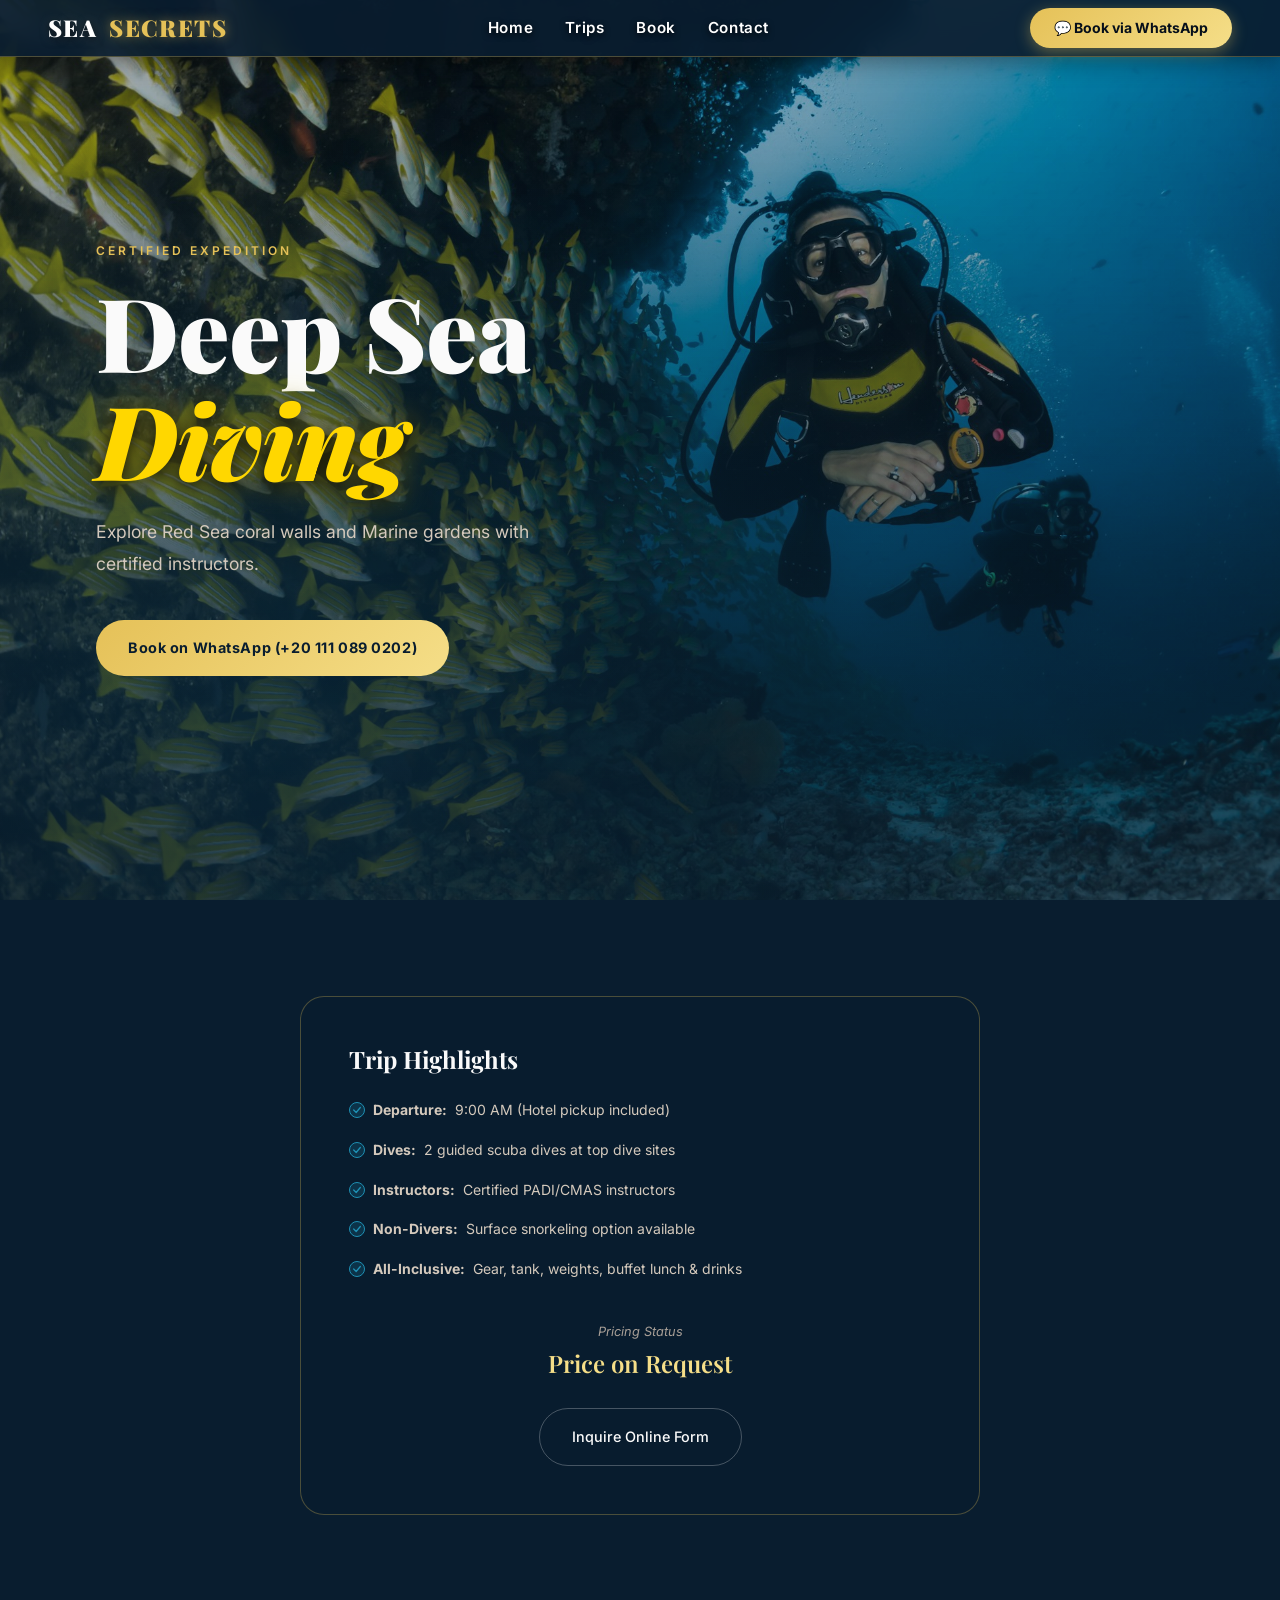
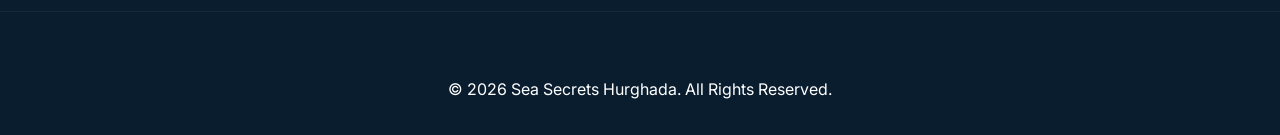
<file: trips/deep-sea-diving.html>
<!DOCTYPE html>
<html lang="en" dir="ltr">
<head>
  <meta charset="UTF-8">
  <meta name="viewport" content="width=device-width, initial-scale=1.0">

  <title>Deep Sea Diving Trip Hurghada | Sea Secrets</title>
  <meta name="description" content="Certified instructor-guided Deep Sea Diving in Hurghada. 2 dives along coral walls, equipment included, snorkeling option for non-divers.">
  <link rel="canonical" href="https://sea-secrets.com/trips/deep-sea-diving.html">

  <meta property="og:type" content="website">
  <meta property="og:url" content="https://sea-secrets.com/trips/deep-sea-diving.html">
  <meta property="og:title" content="Deep Sea Diving Trip Hurghada | Sea Secrets">
  <meta property="og:description" content="2 guided dives along coral walls with certified instructor. All levels welcome.">
  <meta property="og:image" content="https://sea-secrets.com/assets/images/deep_blue.jpg">

  <link rel="stylesheet" href="../style.css">
  <link rel="icon" type="image/x-icon" href="../assets/images/favicon.ico">
  <link rel="icon" type="image/png" sizes="32x32" href="../assets/images/favicon-32x32.png">
  <link rel="apple-touch-icon" sizes="180x180" href="../assets/images/apple-touch-icon.png">

  <script type="application/ld+json">
  {
    "@context": "https://schema.org",
    "@type": "TouristTrip",
    "name": "Deep Sea Diving Trip",
    "description": "2 guided dives in the Red Sea with certified instructor and buffet lunch.",
    "touristType": "Scuba Diving",
    "provider": {
      "@type": "LocalBusiness",
      "name": "Sea Secrets Hurghada",
      "telephone": "+201110890202"
    },
    "offers": {
      "@type": "Offer",
      "priceCurrency": "USD",
      "price": "Price on Request",
      "availability": "https://schema.org/InStock"
    }
  }
  </script>
</head>
<body>

  <header>
    <nav class="navbar scrolled">
      <div class="container nav-inner">
        <a href="../index.html" class="nav-logo">SEA <span>SECRETS</span></a>
        <div class="nav-links">
          <a href="../index.html#home" class="nav-link">Home</a>
          <a href="../index.html#trips" class="nav-link">Trips</a>
          <a href="../index.html#booking" class="nav-link">Book</a>
          <a href="../index.html#contact" class="nav-link">Contact</a>
        </div>
        <a href="https://wa.me/201110890202?text=Hi,%20I'm%20interested%20in%20booking%20the%20Deep%20Sea%20Diving%20Trip." class="btn-book" target="_blank" rel="noopener">💬 Book via WhatsApp</a>
      </div>
    </nav>
  </header>

  <section class="hero" style="min-height: 60vh;">
    <div class="hero-bg" style="background-image: url('../assets/images/deep_blue.jpg');"></div>
    <div class="hero-content" style="padding-top: 140px;">
      <span class="hero-eyebrow">Certified Expedition</span>
      <h1 class="hero-title">Deep Sea <em>Diving</em></h1>
      <p class="hero-desc">Explore Red Sea coral walls and Marine gardens with certified instructors.</p>
      <a href="https://wa.me/201110890202?text=Hi,%20I'm%20interested%20in%20booking%20the%20Deep%20Sea%20Diving%20Trip." class="btn-primary" target="_blank" rel="noopener">Book on WhatsApp (+20 111 089 0202)</a>
    </div>
  </section>

  <section class="trips-section">
    <div class="container" style="max-width: 800px;">
      <div class="booking-card">
        <h2>Trip Highlights</h2>
        <ul class="trip-highlights" style="font-size: 1.1rem; gap: 1rem; margin-top: 1.5rem;">
          <li><strong>Departure:</strong> 9:00 AM (Hotel pickup included)</li>
          <li><strong>Dives:</strong> 2 guided scuba dives at top dive sites</li>
          <li><strong>Instructors:</strong> Certified PADI/CMAS instructors</li>
          <li><strong>Non-Divers:</strong> Surface snorkeling option available</li>
          <li><strong>All-Inclusive:</strong> Gear, tank, weights, buffet lunch & drinks</li>
        </ul>

        <div style="margin-top: 2.5rem; text-align: center;">
          <div class="trip-price-label">Pricing Status</div>
          <div class="trip-price-val" style="font-size: 1.5rem; margin-bottom: 1.5rem;">Price on Request</div>
          <a href="../index.html#booking" class="btn-outline">Inquire Online Form</a>
        </div>
      </div>
    </div>
  </section>

  <footer>
    <div class="container" style="text-align: center;">
      <p>© 2026 Sea Secrets Hurghada. All Rights Reserved.</p>
    </div>
  </footer>

</body>
</html>
</file>
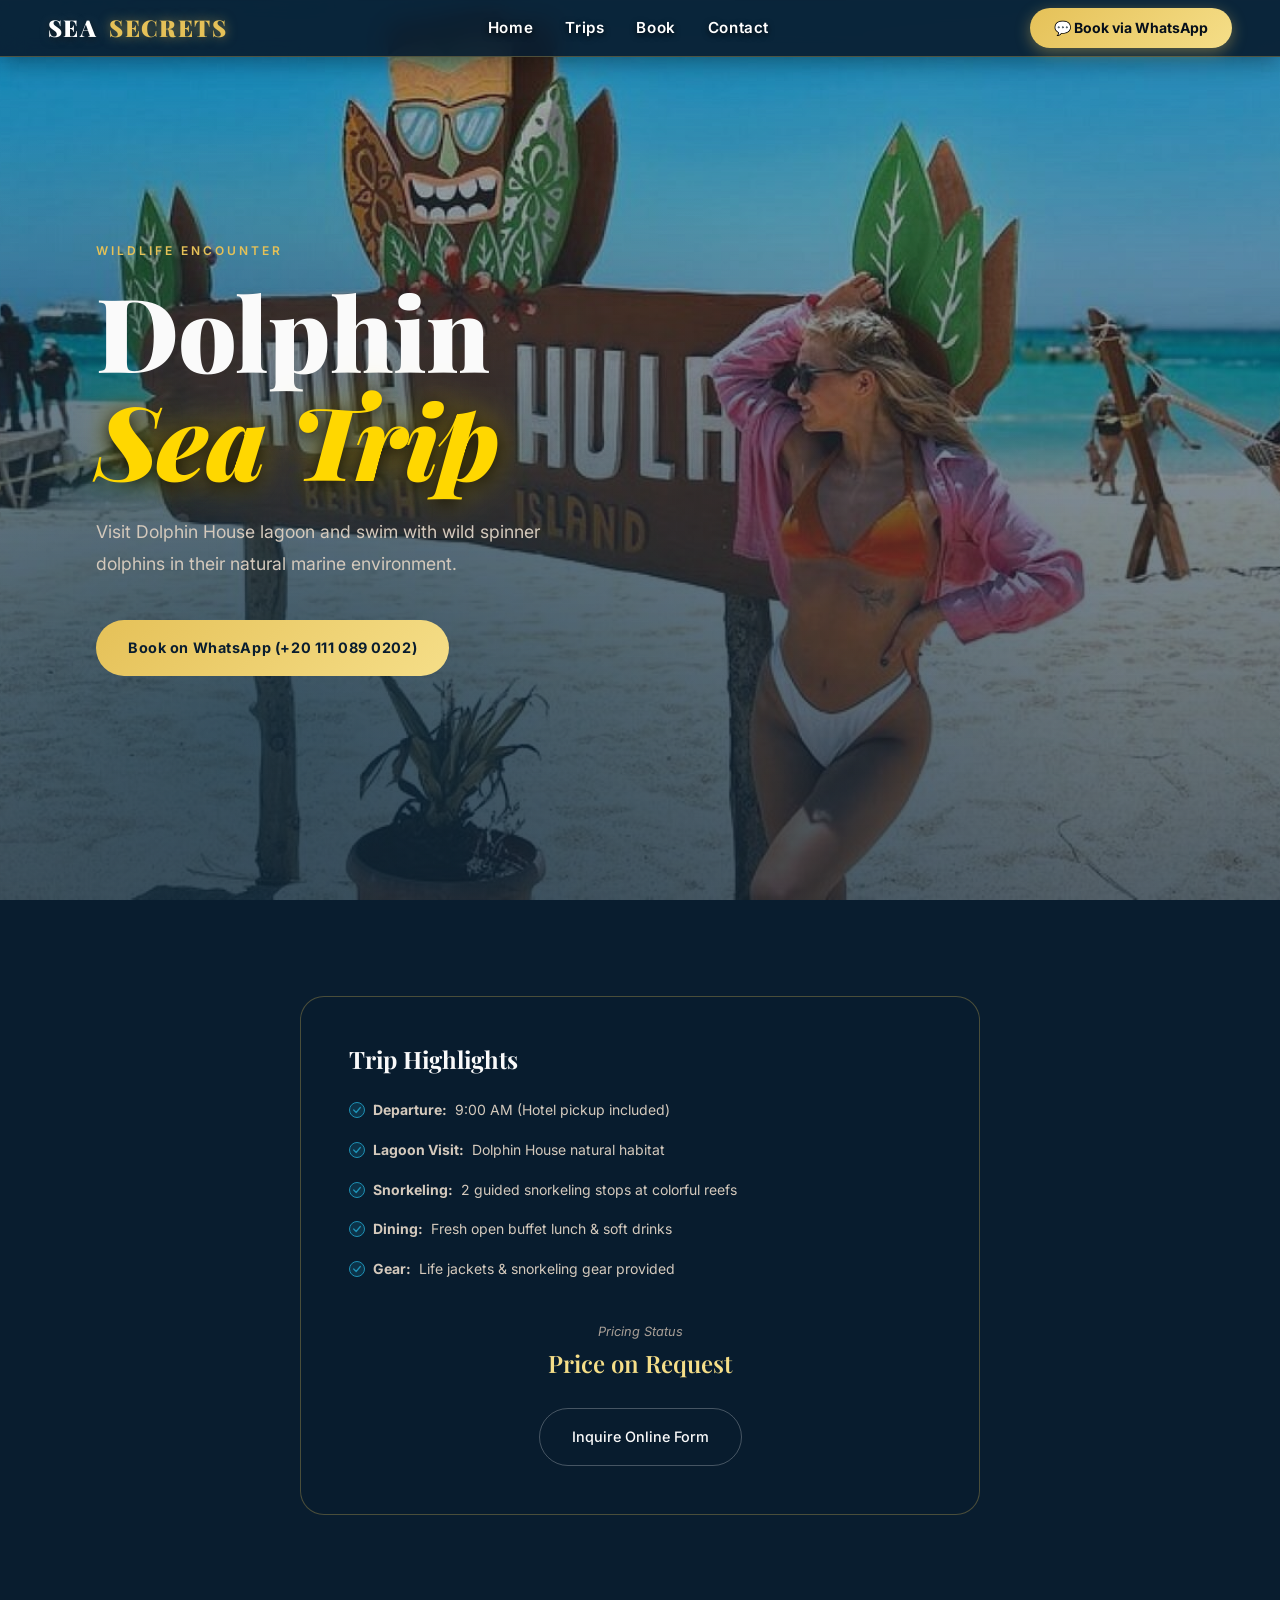
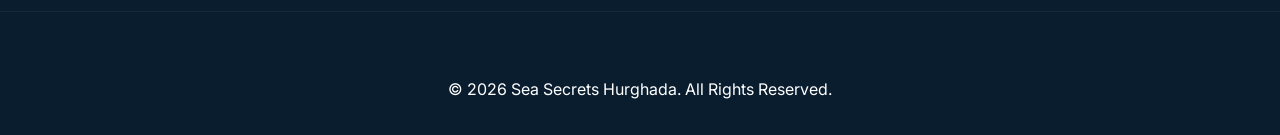
<file: trips/dolphin-trip.html>
<!DOCTYPE html>
<html lang="en" dir="ltr">
<head>
  <meta charset="UTF-8">
  <meta name="viewport" content="width=device-width, initial-scale=1.0">

  <title>Dolphin Sea Trip Hurghada | Sea Secrets</title>
  <meta name="description" content="Swim with wild dolphins at Dolphin House lagoon in Hurghada. 2 snorkeling stops, open buffet lunch, and hotel pickup included.">
  <link rel="canonical" href="https://sea-secrets.com/trips/dolphin-trip.html">

  <meta property="og:type" content="website">
  <meta property="og:url" content="https://sea-secrets.com/trips/dolphin-trip.html">
  <meta property="og:title" content="Dolphin Sea Trip Hurghada | Sea Secrets">
  <meta property="og:description" content="Swim with wild dolphins at Dolphin House lagoon in Hurghada. 2 snorkeling stops & lunch.">
  <meta property="og:image" content="https://sea-secrets.com/assets/images/hula3.jpg">

  <link rel="stylesheet" href="../style.css">
  <link rel="icon" type="image/x-icon" href="../assets/images/favicon.ico">
  <link rel="icon" type="image/png" sizes="32x32" href="../assets/images/favicon-32x32.png">
  <link rel="apple-touch-icon" sizes="180x180" href="../assets/images/apple-touch-icon.png">

  <script type="application/ld+json">
  {
    "@context": "https://schema.org",
    "@type": "TouristTrip",
    "name": "Dolphin Sea Trip",
    "description": "Visit Dolphin House lagoon, swim with wild dolphins, 2 snorkeling stops, and buffet lunch.",
    "touristType": "Wildlife & Snorkeling",
    "provider": {
      "@type": "LocalBusiness",
      "name": "Sea Secrets Hurghada",
      "telephone": "+201110890202"
    },
    "offers": {
      "@type": "Offer",
      "priceCurrency": "USD",
      "price": "Price on Request",
      "availability": "https://schema.org/InStock"
    }
  }
  </script>
</head>
<body>

  <header>
    <nav class="navbar scrolled">
      <div class="container nav-inner">
        <a href="../index.html" class="nav-logo">SEA <span>SECRETS</span></a>
        <div class="nav-links">
          <a href="../index.html#home" class="nav-link">Home</a>
          <a href="../index.html#trips" class="nav-link">Trips</a>
          <a href="../index.html#booking" class="nav-link">Book</a>
          <a href="../index.html#contact" class="nav-link">Contact</a>
        </div>
        <a href="https://wa.me/201110890202?text=Hi,%20I'm%20interested%20in%20booking%20the%20Dolphin%20Sea%20Trip." class="btn-book" target="_blank" rel="noopener">💬 Book via WhatsApp</a>
      </div>
    </nav>
  </header>

  <section class="hero" style="min-height: 60vh;">
    <div class="hero-bg" style="background-image: url('../assets/images/hula3.jpg');"></div>
    <div class="hero-content" style="padding-top: 140px;">
      <span class="hero-eyebrow">Wildlife Encounter</span>
      <h1 class="hero-title">Dolphin <em>Sea Trip</em></h1>
      <p class="hero-desc">Visit Dolphin House lagoon and swim with wild spinner dolphins in their natural marine environment.</p>
      <a href="https://wa.me/201110890202?text=Hi,%20I'm%20interested%20in%20booking%20the%20Dolphin%20Sea%20Trip." class="btn-primary" target="_blank" rel="noopener">Book on WhatsApp (+20 111 089 0202)</a>
    </div>
  </section>

  <section class="trips-section">
    <div class="container" style="max-width: 800px;">
      <div class="booking-card">
        <h2>Trip Highlights</h2>
        <ul class="trip-highlights" style="font-size: 1.1rem; gap: 1rem; margin-top: 1.5rem;">
          <li><strong>Departure:</strong> 9:00 AM (Hotel pickup included)</li>
          <li><strong>Lagoon Visit:</strong> Dolphin House natural habitat</li>
          <li><strong>Snorkeling:</strong> 2 guided snorkeling stops at colorful reefs</li>
          <li><strong>Dining:</strong> Fresh open buffet lunch & soft drinks</li>
          <li><strong>Gear:</strong> Life jackets & snorkeling gear provided</li>
        </ul>

        <div style="margin-top: 2.5rem; text-align: center;">
          <div class="trip-price-label">Pricing Status</div>
          <div class="trip-price-val" style="font-size: 1.5rem; margin-bottom: 1.5rem;">Price on Request</div>
          <a href="../index.html#booking" class="btn-outline">Inquire Online Form</a>
        </div>
      </div>
    </div>
  </section>

  <footer>
    <div class="container" style="text-align: center;">
      <p>© 2026 Sea Secrets Hurghada. All Rights Reserved.</p>
    </div>
  </footer>

</body>
</html>
</file>
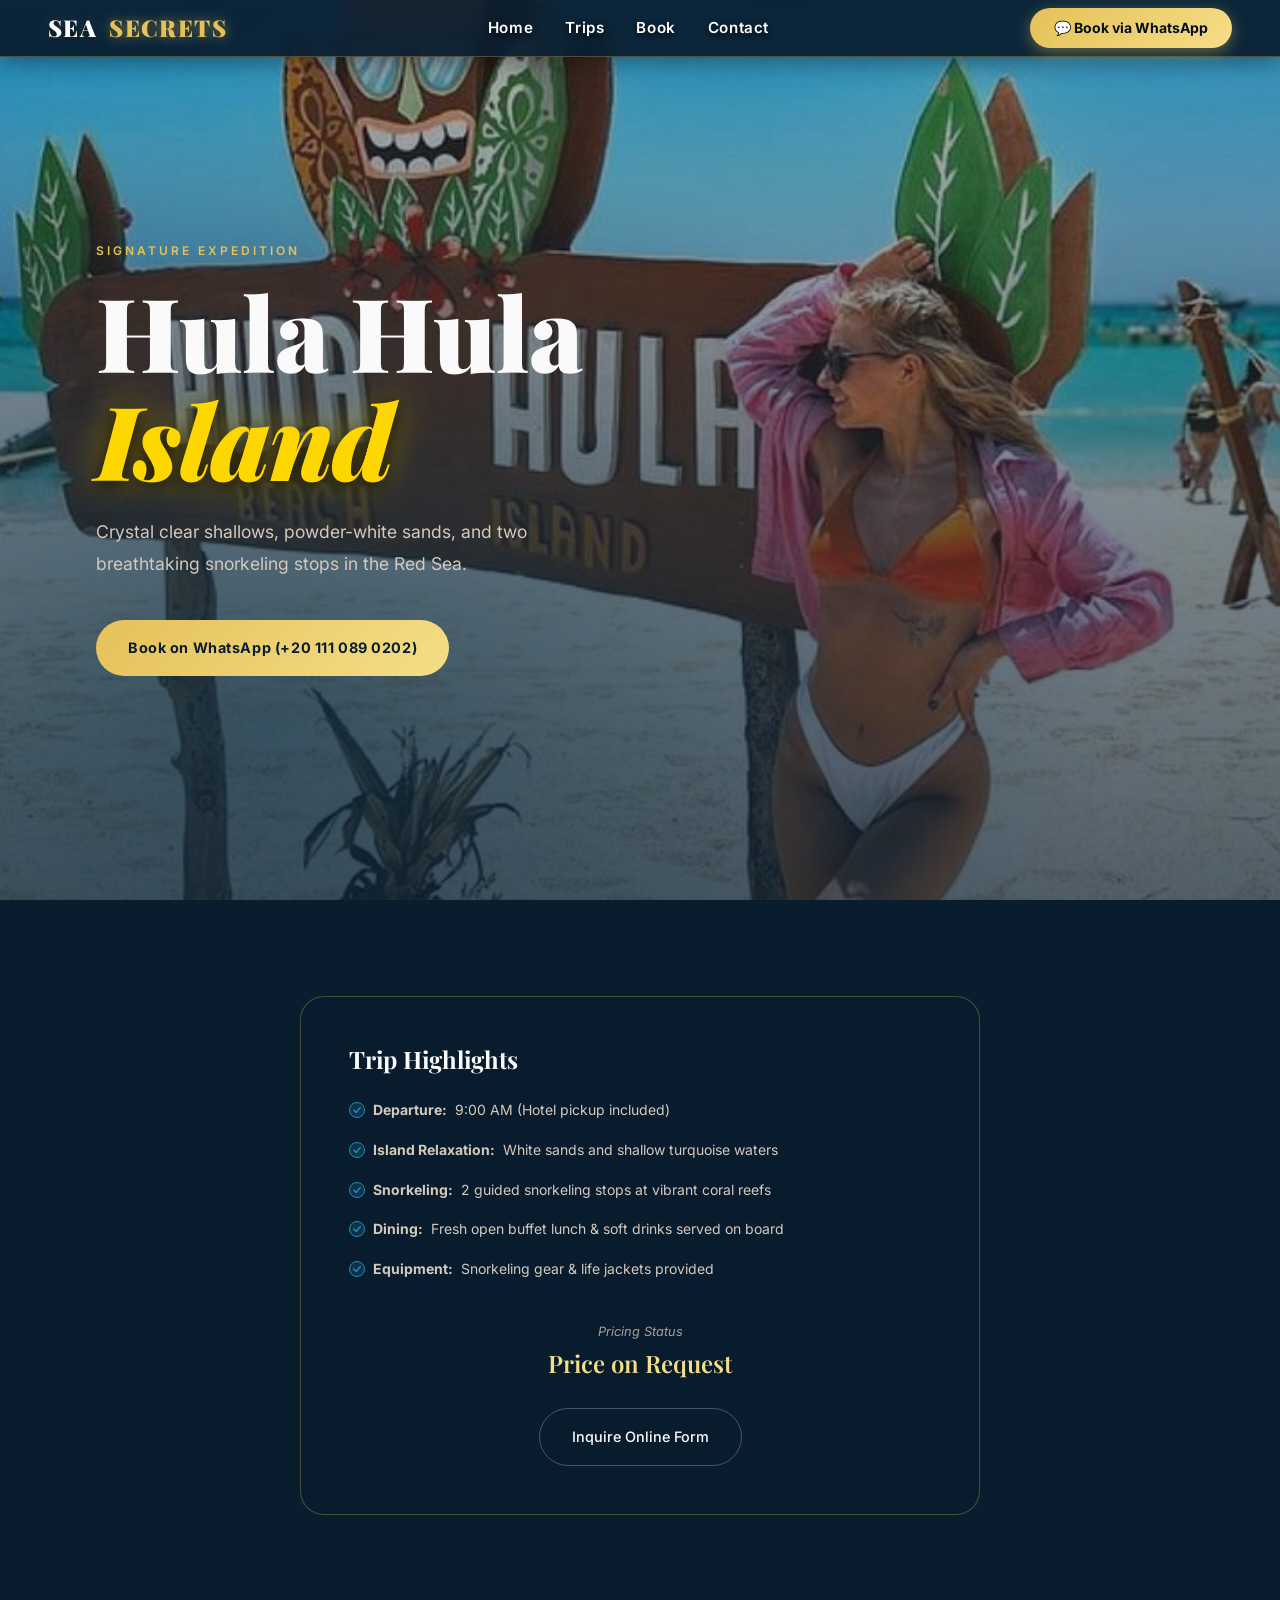
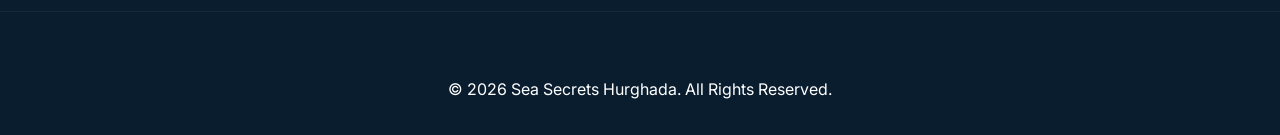
<file: trips/hula-hula.html>
<!DOCTYPE html>
<html lang="en" dir="ltr">
<head>
  <meta charset="UTF-8">
  <meta name="viewport" content="width=device-width, initial-scale=1.0">

  <title>Hula Hula Island Sea Trip Hurghada | Sea Secrets</title>
  <meta name="description" content="Book the luxury Hula Hula Island trip in Hurghada. Crystal-clear shallows, white sands, 2 snorkeling stops, and open buffet lunch. Daily 9 AM departures.">
  <link rel="canonical" href="https://sea-secrets.com/trips/hula-hula.html">

  <meta property="og:type" content="website">
  <meta property="og:url" content="https://sea-secrets.com/trips/hula-hula.html">
  <meta property="og:title" content="Hula Hula Island Sea Trip Hurghada | Sea Secrets">
  <meta property="og:description" content="Crystal-clear shallows, white sands, 2 snorkeling stops, and open buffet lunch.">
  <meta property="og:image" content="https://sea-secrets.com/assets/images/hula.jpg">

  <link rel="stylesheet" href="../style.css">
  <link rel="icon" type="image/x-icon" href="../assets/images/favicon.ico">
  <link rel="icon" type="image/png" sizes="32x32" href="../assets/images/favicon-32x32.png">
  <link rel="apple-touch-icon" sizes="180x180" href="../assets/images/apple-touch-icon.png">

  <script type="application/ld+json">
  {
    "@context": "https://schema.org",
    "@type": "TouristTrip",
    "name": "Hula Hula Island Sea Trip",
    "description": "Full day sea trip to Hula Hula Island with 2 snorkeling stops and open buffet lunch.",
    "touristType": "Snorkeling & Island Tour",
    "provider": {
      "@type": "LocalBusiness",
      "name": "Sea Secrets Hurghada",
      "telephone": "+201110890202"
    },
    "offers": {
      "@type": "Offer",
      "priceCurrency": "USD",
      "price": "Price on Request",
      "availability": "https://schema.org/InStock"
    }
  }
  </script>
</head>
<body>

  <header>
    <nav class="navbar scrolled">
      <div class="container nav-inner">
        <a href="../index.html" class="nav-logo">SEA <span>SECRETS</span></a>
        <div class="nav-links">
          <a href="../index.html#home" class="nav-link">Home</a>
          <a href="../index.html#trips" class="nav-link">Trips</a>
          <a href="../index.html#booking" class="nav-link">Book</a>
          <a href="../index.html#contact" class="nav-link">Contact</a>
        </div>
        <a href="https://wa.me/201110890202?text=Hi,%20I'm%20interested%20in%20booking%20the%20Hula%20Hula%20Island%20Sea%20Trip." class="btn-book" target="_blank" rel="noopener">💬 Book via WhatsApp</a>
      </div>
    </nav>
  </header>

  <section class="hero" style="min-height: 60vh;">
    <div class="hero-bg" style="background-image: url('../assets/images/hula.jpg');"></div>
    <div class="hero-content" style="padding-top: 140px;">
      <span class="hero-eyebrow">Signature Expedition</span>
      <h1 class="hero-title">Hula Hula <em>Island</em></h1>
      <p class="hero-desc">Crystal clear shallows, powder-white sands, and two breathtaking snorkeling stops in the Red Sea.</p>
      <a href="https://wa.me/201110890202?text=Hi,%20I'm%20interested%20in%20booking%20the%20Hula%20Hula%20Island%20Sea%20Trip." class="btn-primary" target="_blank" rel="noopener">Book on WhatsApp (+20 111 089 0202)</a>
    </div>
  </section>

  <section class="trips-section">
    <div class="container" style="max-width: 800px;">
      <div class="booking-card">
        <h2>Trip Highlights</h2>
        <ul class="trip-highlights" style="font-size: 1.1rem; gap: 1rem; margin-top: 1.5rem;">
          <li><strong>Departure:</strong> 9:00 AM (Hotel pickup included)</li>
          <li><strong>Island Relaxation:</strong> White sands and shallow turquoise waters</li>
          <li><strong>Snorkeling:</strong> 2 guided snorkeling stops at vibrant coral reefs</li>
          <li><strong>Dining:</strong> Fresh open buffet lunch & soft drinks served on board</li>
          <li><strong>Equipment:</strong> Snorkeling gear & life jackets provided</li>
        </ul>

        <div style="margin-top: 2.5rem; text-align: center;">
          <div class="trip-price-label">Pricing Status</div>
          <div class="trip-price-val" style="font-size: 1.5rem; margin-bottom: 1.5rem;">Price on Request</div>
          <a href="../index.html#booking" class="btn-outline">Inquire Online Form</a>
        </div>
      </div>
    </div>
  </section>

  <footer>
    <div class="container" style="text-align: center;">
      <p>© 2026 Sea Secrets Hurghada. All Rights Reserved.</p>
    </div>
  </footer>

</body>
</html>
</file>
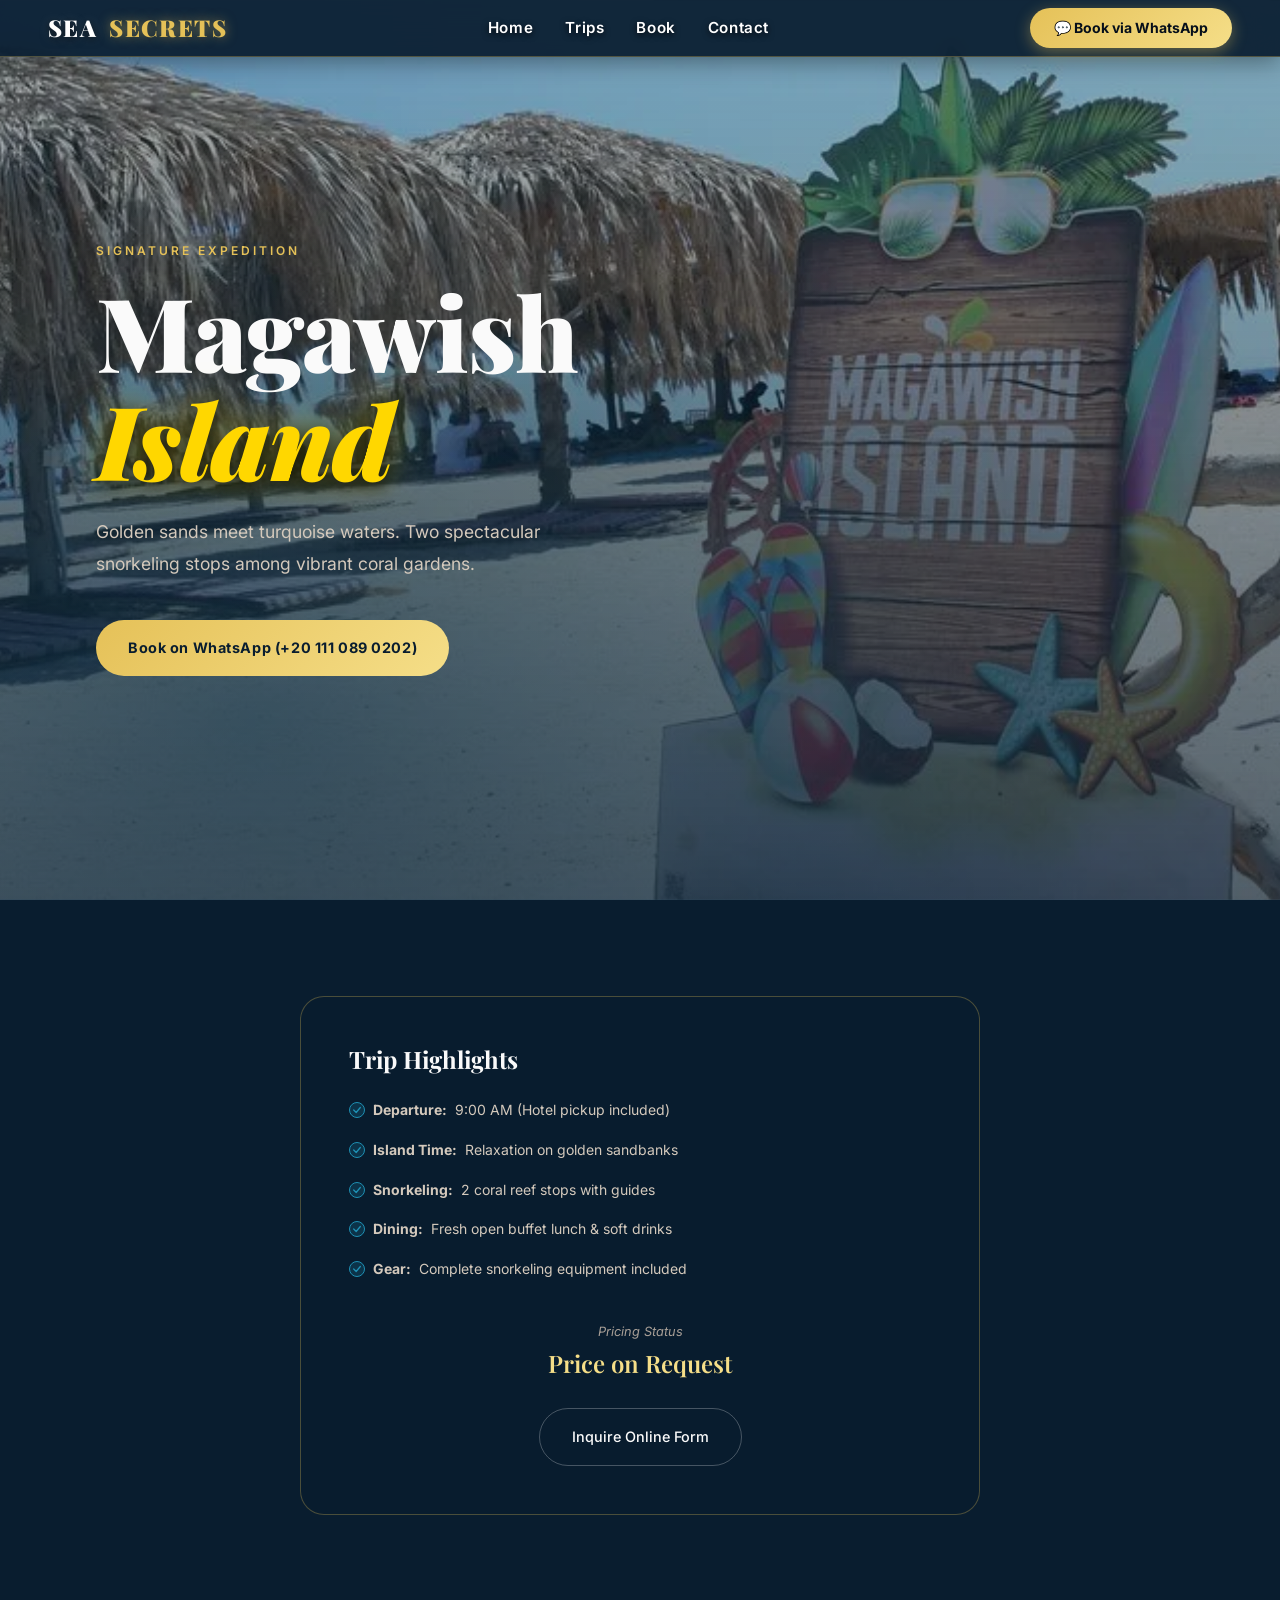
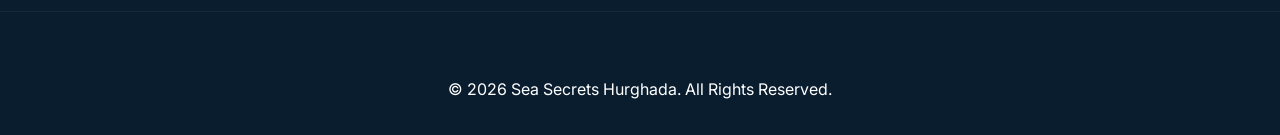
<file: trips/magawish.html>
<!DOCTYPE html>
<html lang="en" dir="ltr">
<head>
  <meta charset="UTF-8">
  <meta name="viewport" content="width=device-width, initial-scale=1.0">

  <title>Magawish Island Sea Trip Hurghada | Sea Secrets</title>
  <meta name="description" content="Book the Magawish Island sea trip in Hurghada. Golden sands, turquoise waters, 2 coral reef snorkeling stops, and open buffet lunch on board.">
  <link rel="canonical" href="https://sea-secrets.com/trips/magawish.html">

  <meta property="og:type" content="website">
  <meta property="og:url" content="https://sea-secrets.com/trips/magawish.html">
  <meta property="og:title" content="Magawish Island Sea Trip Hurghada | Sea Secrets">
  <meta property="og:description" content="Golden sands, turquoise waters, 2 coral reef snorkeling stops, and open buffet lunch.">
  <meta property="og:image" content="https://sea-secrets.com/assets/images/maga1.webp">

  <link rel="stylesheet" href="../style.css">
  <link rel="icon" type="image/x-icon" href="../assets/images/favicon.ico">
  <link rel="icon" type="image/png" sizes="32x32" href="../assets/images/favicon-32x32.png">
  <link rel="apple-touch-icon" sizes="180x180" href="../assets/images/apple-touch-icon.png">

  <script type="application/ld+json">
  {
    "@context": "https://schema.org",
    "@type": "TouristTrip",
    "name": "Magawish Island Sea Trip",
    "description": "Full day sea trip to Magawish Island with 2 snorkeling stops and open buffet lunch.",
    "touristType": "Snorkeling & Island Tour",
    "provider": {
      "@type": "LocalBusiness",
      "name": "Sea Secrets Hurghada",
      "telephone": "+201110890202"
    },
    "offers": {
      "@type": "Offer",
      "priceCurrency": "USD",
      "price": "Price on Request",
      "availability": "https://schema.org/InStock"
    }
  }
  </script>
</head>
<body>

  <header>
    <nav class="navbar scrolled">
      <div class="container nav-inner">
        <a href="../index.html" class="nav-logo">SEA <span>SECRETS</span></a>
        <div class="nav-links">
          <a href="../index.html#home" class="nav-link">Home</a>
          <a href="../index.html#trips" class="nav-link">Trips</a>
          <a href="../index.html#booking" class="nav-link">Book</a>
          <a href="../index.html#contact" class="nav-link">Contact</a>
        </div>
        <a href="https://wa.me/201110890202?text=Hi,%20I'm%20interested%20in%20booking%20the%20Magawish%20Island%20Sea%20Trip." class="btn-book" target="_blank" rel="noopener">💬 Book via WhatsApp</a>
      </div>
    </nav>
  </header>

  <section class="hero" style="min-height: 60vh;">
    <div class="hero-bg" style="background-image: url('../assets/images/maga1.webp');"></div>
    <div class="hero-content" style="padding-top: 140px;">
      <span class="hero-eyebrow">Signature Expedition</span>
      <h1 class="hero-title">Magawish <em>Island</em></h1>
      <p class="hero-desc">Golden sands meet turquoise waters. Two spectacular snorkeling stops among vibrant coral gardens.</p>
      <a href="https://wa.me/201110890202?text=Hi,%20I'm%20interested%20in%20booking%20the%20Magawish%20Island%20Sea%20Trip." class="btn-primary" target="_blank" rel="noopener">Book on WhatsApp (+20 111 089 0202)</a>
    </div>
  </section>

  <section class="trips-section">
    <div class="container" style="max-width: 800px;">
      <div class="booking-card">
        <h2>Trip Highlights</h2>
        <ul class="trip-highlights" style="font-size: 1.1rem; gap: 1rem; margin-top: 1.5rem;">
          <li><strong>Departure:</strong> 9:00 AM (Hotel pickup included)</li>
          <li><strong>Island Time:</strong> Relaxation on golden sandbanks</li>
          <li><strong>Snorkeling:</strong> 2 coral reef stops with guides</li>
          <li><strong>Dining:</strong> Fresh open buffet lunch & soft drinks</li>
          <li><strong>Gear:</strong> Complete snorkeling equipment included</li>
        </ul>

        <div style="margin-top: 2.5rem; text-align: center;">
          <div class="trip-price-label">Pricing Status</div>
          <div class="trip-price-val" style="font-size: 1.5rem; margin-bottom: 1.5rem;">Price on Request</div>
          <a href="../index.html#booking" class="btn-outline">Inquire Online Form</a>
        </div>
      </div>
    </div>
  </section>

  <footer>
    <div class="container" style="text-align: center;">
      <p>© 2026 Sea Secrets Hurghada. All Rights Reserved.</p>
    </div>
  </footer>

</body>
</html>
</file>
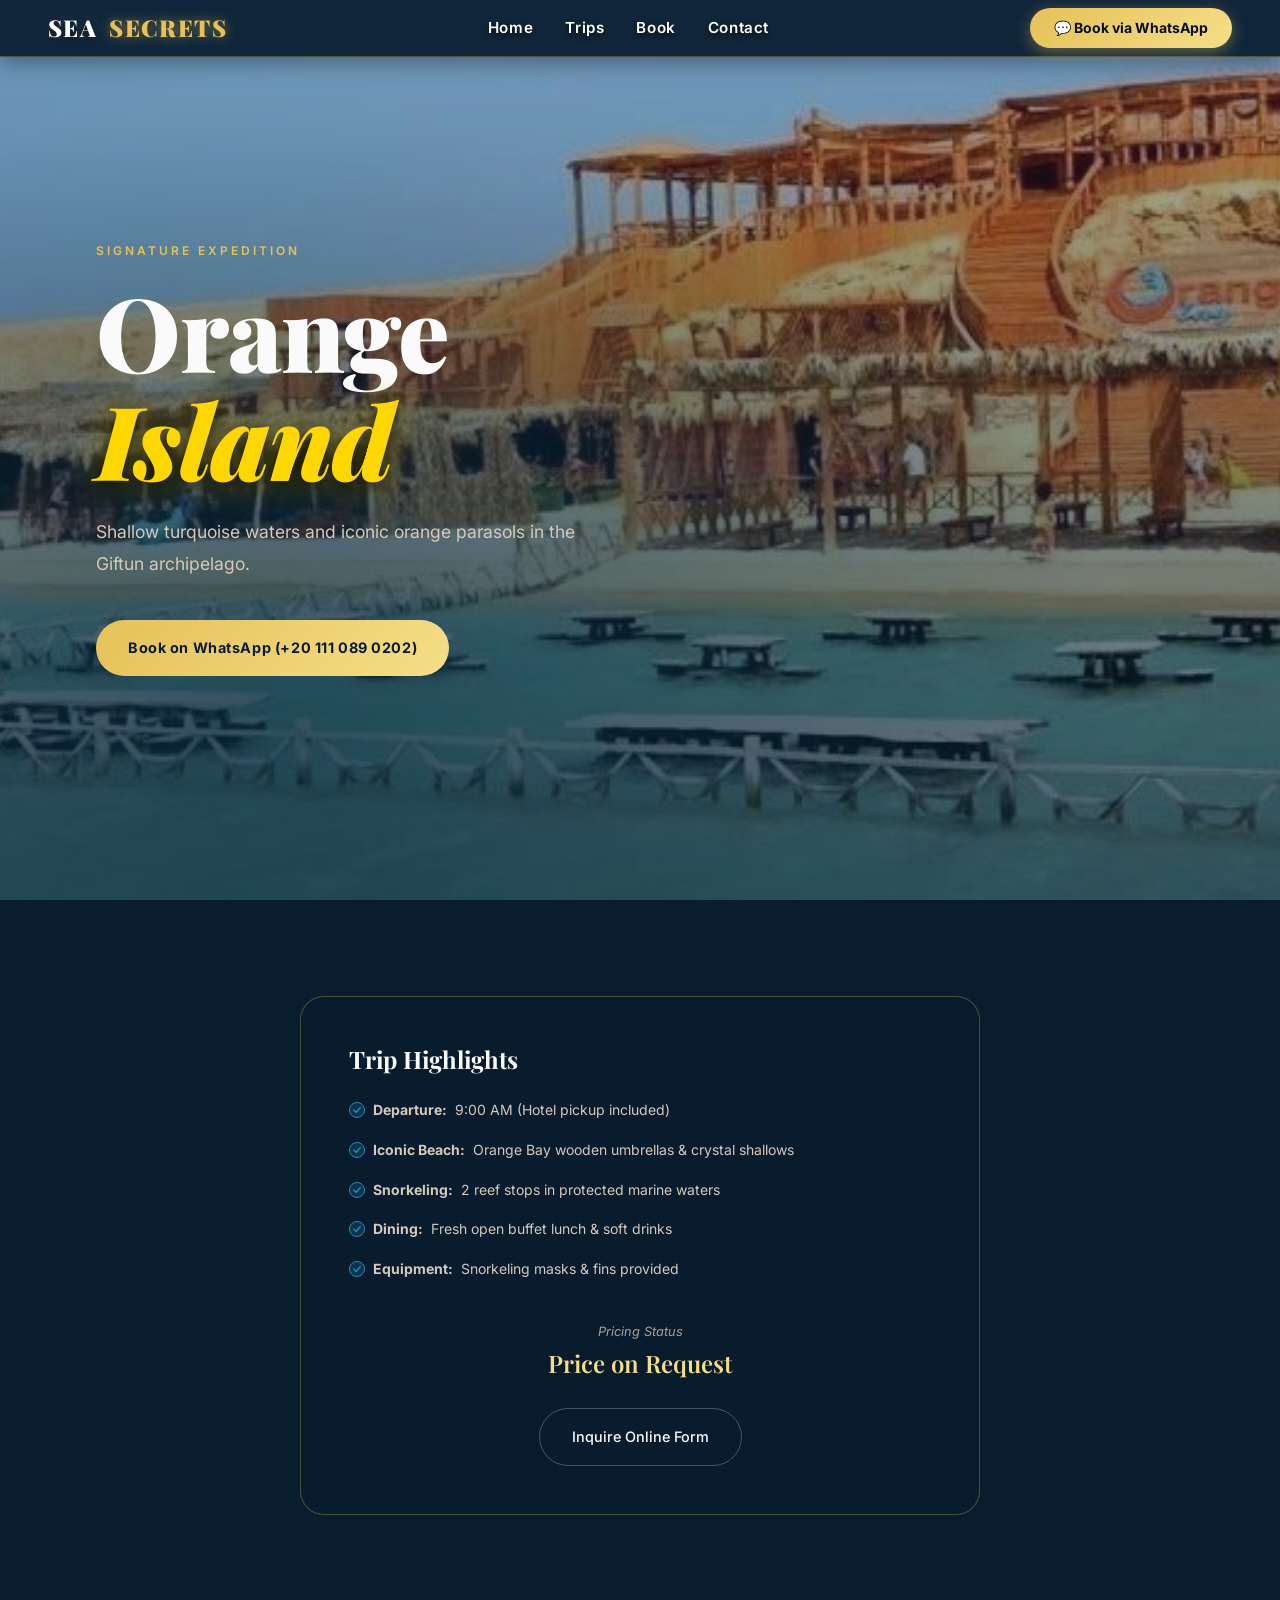
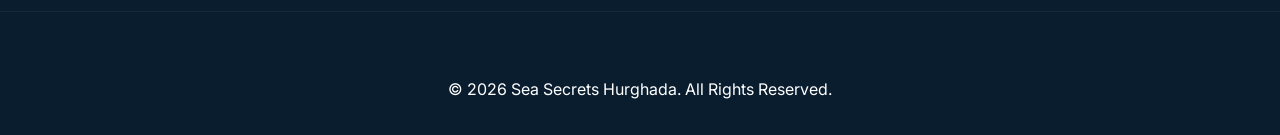
<file: trips/orange-island.html>
<!DOCTYPE html>
<html lang="en" dir="ltr">
<head>
  <meta charset="UTF-8">
  <meta name="viewport" content="width=device-width, initial-scale=1.0">

  <title>Orange Island Sea Trip Hurghada | Sea Secrets</title>
  <meta name="description" content="Experience Orange Bay Hurghada. Iconic orange parasols, crystal turquoise waters, 2 snorkeling stops, and open buffet lunch. Book direct.">
  <link rel="canonical" href="https://sea-secrets.com/trips/orange-island.html">

  <meta property="og:type" content="website">
  <meta property="og:url" content="https://sea-secrets.com/trips/orange-island.html">
  <meta property="og:title" content="Orange Island Sea Trip Hurghada | Sea Secrets">
  <meta property="og:description" content="Iconic orange parasols, crystal turquoise waters, 2 snorkeling stops, and open buffet lunch.">
  <meta property="og:image" content="https://sea-secrets.com/assets/images/oran1.jpeg">

  <link rel="stylesheet" href="../style.css">
  <link rel="icon" type="image/x-icon" href="../assets/images/favicon.ico">
  <link rel="icon" type="image/png" sizes="32x32" href="../assets/images/favicon-32x32.png">
  <link rel="apple-touch-icon" sizes="180x180" href="../assets/images/apple-touch-icon.png">

  <script type="application/ld+json">
  {
    "@context": "https://schema.org",
    "@type": "TouristTrip",
    "name": "Orange Island Sea Trip",
    "description": "Full day trip to Orange Bay Giftun Island with 2 snorkeling stops and buffet lunch.",
    "touristType": "Snorkeling & Island Tour",
    "provider": {
      "@type": "LocalBusiness",
      "name": "Sea Secrets Hurghada",
      "telephone": "+201110890202"
    },
    "offers": {
      "@type": "Offer",
      "priceCurrency": "USD",
      "price": "Price on Request",
      "availability": "https://schema.org/InStock"
    }
  }
  </script>
</head>
<body>

  <header>
    <nav class="navbar scrolled">
      <div class="container nav-inner">
        <a href="../index.html" class="nav-logo">SEA <span>SECRETS</span></a>
        <div class="nav-links">
          <a href="../index.html#home" class="nav-link">Home</a>
          <a href="../index.html#trips" class="nav-link">Trips</a>
          <a href="../index.html#booking" class="nav-link">Book</a>
          <a href="../index.html#contact" class="nav-link">Contact</a>
        </div>
        <a href="https://wa.me/201110890202?text=Hi,%20I'm%20interested%20in%20booking%20the%20Orange%20Island%20Sea%20Trip." class="btn-book" target="_blank" rel="noopener">💬 Book via WhatsApp</a>
      </div>
    </nav>
  </header>

  <section class="hero" style="min-height: 60vh;">
    <div class="hero-bg" style="background-image: url('../assets/images/oran1.jpeg');"></div>
    <div class="hero-content" style="padding-top: 140px;">
      <span class="hero-eyebrow">Signature Expedition</span>
      <h1 class="hero-title">Orange <em>Island</em></h1>
      <p class="hero-desc">Shallow turquoise waters and iconic orange parasols in the Giftun archipelago.</p>
      <a href="https://wa.me/201110890202?text=Hi,%20I'm%20interested%20in%20booking%20the%20Orange%20Island%20Sea%20Trip." class="btn-primary" target="_blank" rel="noopener">Book on WhatsApp (+20 111 089 0202)</a>
    </div>
  </section>

  <section class="trips-section">
    <div class="container" style="max-width: 800px;">
      <div class="booking-card">
        <h2>Trip Highlights</h2>
        <ul class="trip-highlights" style="font-size: 1.1rem; gap: 1rem; margin-top: 1.5rem;">
          <li><strong>Departure:</strong> 9:00 AM (Hotel pickup included)</li>
          <li><strong>Iconic Beach:</strong> Orange Bay wooden umbrellas & crystal shallows</li>
          <li><strong>Snorkeling:</strong> 2 reef stops in protected marine waters</li>
          <li><strong>Dining:</strong> Fresh open buffet lunch & soft drinks</li>
          <li><strong>Equipment:</strong> Snorkeling masks & fins provided</li>
        </ul>

        <div style="margin-top: 2.5rem; text-align: center;">
          <div class="trip-price-label">Pricing Status</div>
          <div class="trip-price-val" style="font-size: 1.5rem; margin-bottom: 1.5rem;">Price on Request</div>
          <a href="../index.html#booking" class="btn-outline">Inquire Online Form</a>
        </div>
      </div>
    </div>
  </section>

  <footer>
    <div class="container" style="text-align: center;">
      <p>© 2026 Sea Secrets Hurghada. All Rights Reserved.</p>
    </div>
  </footer>

</body>
</html>
</file>
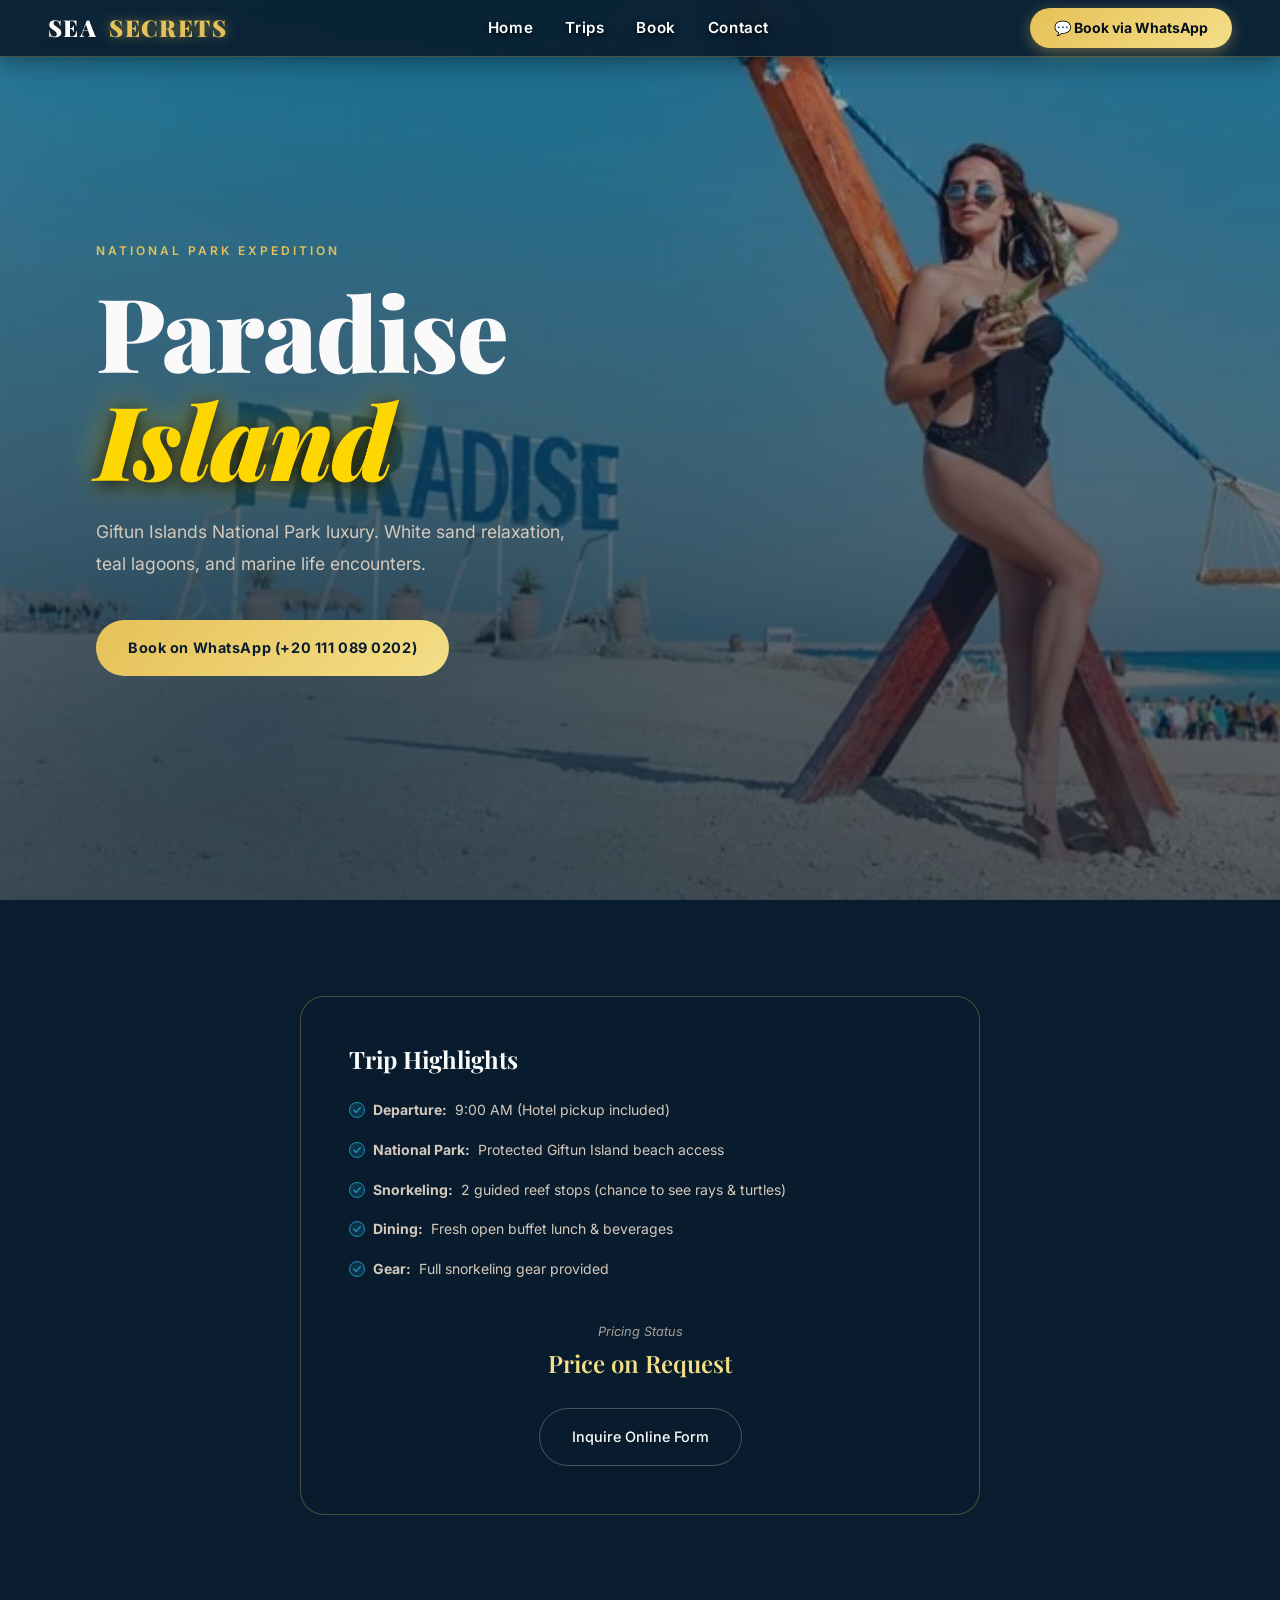
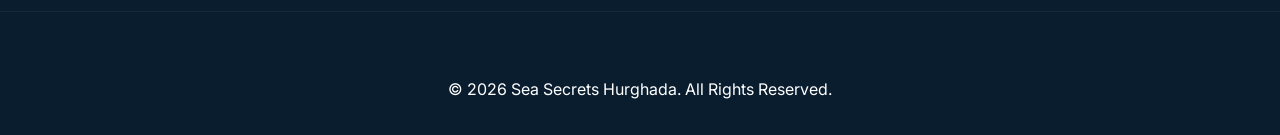
<file: trips/paradise-island.html>
<!DOCTYPE html>
<html lang="en" dir="ltr">
<head>
  <meta charset="UTF-8">
  <meta name="viewport" content="width=device-width, initial-scale=1.0">

  <title>Paradise Island Sea Trip Hurghada | Sea Secrets</title>
  <meta name="description" content="Explore Paradise Island in Giftun National Park, Hurghada. White sand beaches, teal lagoons, ray & turtle encounters, 2 snorkeling stops.">
  <link rel="canonical" href="https://sea-secrets.com/trips/paradise-island.html">

  <meta property="og:type" content="website">
  <meta property="og:url" content="https://sea-secrets.com/trips/paradise-island.html">
  <meta property="og:title" content="Paradise Island Sea Trip Hurghada | Sea Secrets">
  <meta property="og:description" content="White sand beaches, teal lagoons, ray & turtle encounters, 2 snorkeling stops.">
  <meta property="og:image" content="https://sea-secrets.com/assets/images/para1.webp">

  <link rel="stylesheet" href="../style.css">
  <link rel="icon" type="image/x-icon" href="../assets/images/favicon.ico">
  <link rel="icon" type="image/png" sizes="32x32" href="../assets/images/favicon-32x32.png">
  <link rel="apple-touch-icon" sizes="180x180" href="../assets/images/apple-touch-icon.png">

  <script type="application/ld+json">
  {
    "@context": "https://schema.org",
    "@type": "TouristTrip",
    "name": "Paradise Island Sea Trip",
    "description": "Full day trip to Paradise Island Giftun National Park with 2 snorkeling stops and buffet lunch.",
    "touristType": "National Park & Snorkeling",
    "provider": {
      "@type": "LocalBusiness",
      "name": "Sea Secrets Hurghada",
      "telephone": "+201110890202"
    },
    "offers": {
      "@type": "Offer",
      "priceCurrency": "USD",
      "price": "Price on Request",
      "availability": "https://schema.org/InStock"
    }
  }
  </script>
</head>
<body>

  <header>
    <nav class="navbar scrolled">
      <div class="container nav-inner">
        <a href="../index.html" class="nav-logo">SEA <span>SECRETS</span></a>
        <div class="nav-links">
          <a href="../index.html#home" class="nav-link">Home</a>
          <a href="../index.html#trips" class="nav-link">Trips</a>
          <a href="../index.html#booking" class="nav-link">Book</a>
          <a href="../index.html#contact" class="nav-link">Contact</a>
        </div>
        <a href="https://wa.me/201110890202?text=Hi,%20I'm%20interested%20in%20booking%20the%20Paradise%20Island%20Sea%20Trip." class="btn-book" target="_blank" rel="noopener">💬 Book via WhatsApp</a>
      </div>
    </nav>
  </header>

  <section class="hero" style="min-height: 60vh;">
    <div class="hero-bg" style="background-image: url('../assets/images/para1.webp');"></div>
    <div class="hero-content" style="padding-top: 140px;">
      <span class="hero-eyebrow">National Park Expedition</span>
      <h1 class="hero-title">Paradise <em>Island</em></h1>
      <p class="hero-desc">Giftun Islands National Park luxury. White sand relaxation, teal lagoons, and marine life encounters.</p>
      <a href="https://wa.me/201110890202?text=Hi,%20I'm%20interested%20in%20booking%20the%20Paradise%20Island%20Sea%20Trip." class="btn-primary" target="_blank" rel="noopener">Book on WhatsApp (+20 111 089 0202)</a>
    </div>
  </section>

  <section class="trips-section">
    <div class="container" style="max-width: 800px;">
      <div class="booking-card">
        <h2>Trip Highlights</h2>
        <ul class="trip-highlights" style="font-size: 1.1rem; gap: 1rem; margin-top: 1.5rem;">
          <li><strong>Departure:</strong> 9:00 AM (Hotel pickup included)</li>
          <li><strong>National Park:</strong> Protected Giftun Island beach access</li>
          <li><strong>Snorkeling:</strong> 2 guided reef stops (chance to see rays & turtles)</li>
          <li><strong>Dining:</strong> Fresh open buffet lunch & beverages</li>
          <li><strong>Gear:</strong> Full snorkeling gear provided</li>
        </ul>

        <div style="margin-top: 2.5rem; text-align: center;">
          <div class="trip-price-label">Pricing Status</div>
          <div class="trip-price-val" style="font-size: 1.5rem; margin-bottom: 1.5rem;">Price on Request</div>
          <a href="../index.html#booking" class="btn-outline">Inquire Online Form</a>
        </div>
      </div>
    </div>
  </section>

  <footer>
    <div class="container" style="text-align: center;">
      <p>© 2026 Sea Secrets Hurghada. All Rights Reserved.</p>
    </div>
  </footer>

</body>
</html>
</file>
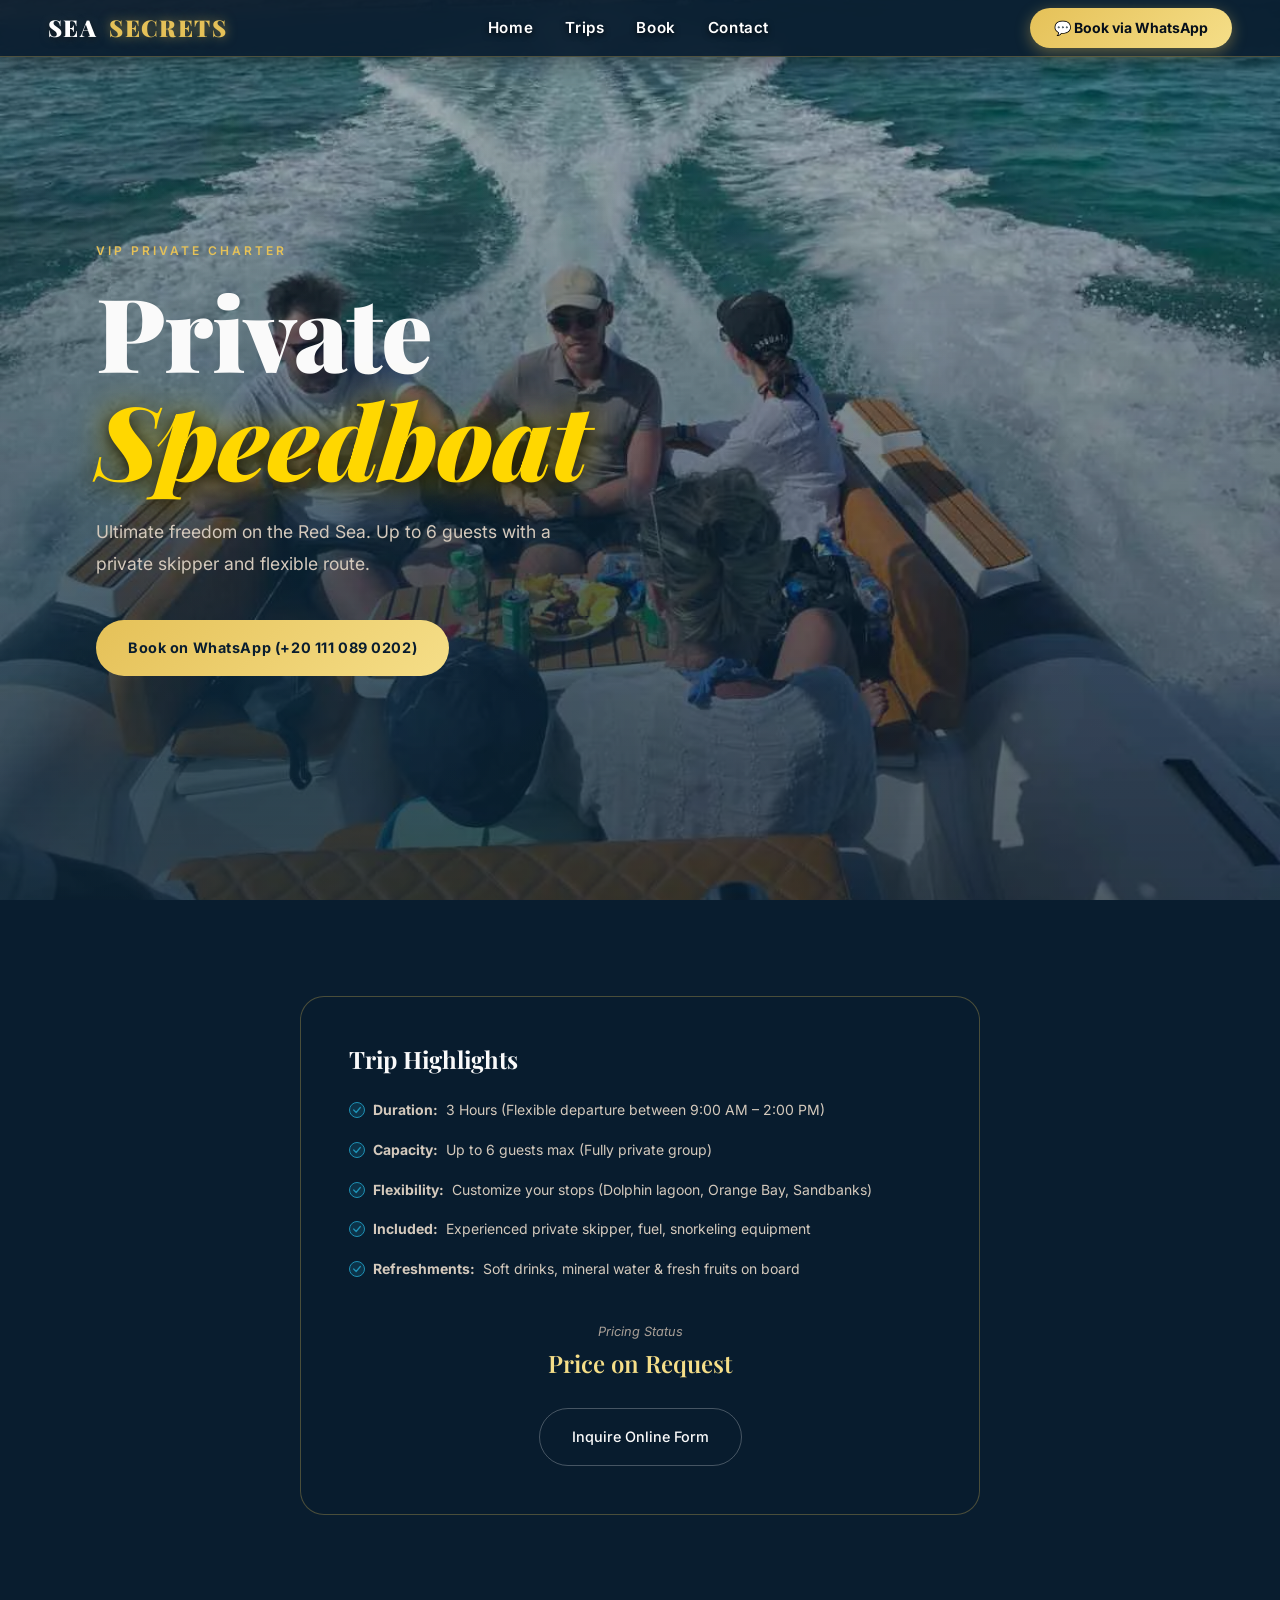
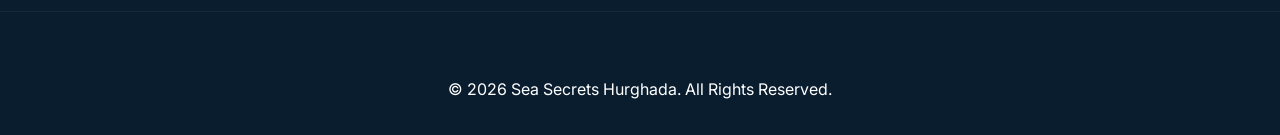
<file: trips/private-speedboat.html>
<!DOCTYPE html>
<html lang="en" dir="ltr">
<head>
  <meta charset="UTF-8">
  <meta name="viewport" content="width=device-width, initial-scale=1.0">

  <title>Private Speedboat Trip Hurghada | Sea Secrets</title>
  <meta name="description" content="Rent a private VIP speedboat in Hurghada. 3-hour flexible charter for up to 6 guests. Skipper, snorkeling gear, and refreshments included.">
  <link rel="canonical" href="https://sea-secrets.com/trips/private-speedboat.html">

  <meta property="og:type" content="website">
  <meta property="og:url" content="https://sea-secrets.com/trips/private-speedboat.html">
  <meta property="og:title" content="Private Speedboat Trip Hurghada | Sea Secrets">
  <meta property="og:description" content="3-hour flexible private speedboat charter for up to 6 guests in Hurghada.">
  <meta property="og:image" content="https://sea-secrets.com/assets/images/spee.webp">

  <link rel="stylesheet" href="../style.css">
  <link rel="icon" type="image/x-icon" href="../assets/images/favicon.ico">
  <link rel="icon" type="image/png" sizes="32x32" href="../assets/images/favicon-32x32.png">
  <link rel="apple-touch-icon" sizes="180x180" href="../assets/images/apple-touch-icon.png">

  <script type="application/ld+json">
  {
    "@context": "https://schema.org",
    "@type": "TouristTrip",
    "name": "Private Speedboat Trip",
    "description": "3-hour private speedboat charter for up to 6 guests with flexible itinerary and skipper.",
    "touristType": "Private VIP Charter",
    "provider": {
      "@type": "LocalBusiness",
      "name": "Sea Secrets Hurghada",
      "telephone": "+201110890202"
    },
    "offers": {
      "@type": "Offer",
      "priceCurrency": "USD",
      "price": "Price on Request",
      "availability": "https://schema.org/InStock"
    }
  }
  </script>
</head>
<body>

  <header>
    <nav class="navbar scrolled">
      <div class="container nav-inner">
        <a href="../index.html" class="nav-logo">SEA <span>SECRETS</span></a>
        <div class="nav-links">
          <a href="../index.html#home" class="nav-link">Home</a>
          <a href="../index.html#trips" class="nav-link">Trips</a>
          <a href="../index.html#booking" class="nav-link">Book</a>
          <a href="../index.html#contact" class="nav-link">Contact</a>
        </div>
        <a href="https://wa.me/201110890202?text=Hi,%20I'm%20interested%20in%20booking%20a%20Private%20Speedboat%20Trip." class="btn-book" target="_blank" rel="noopener">💬 Book via WhatsApp</a>
      </div>
    </nav>
  </header>

  <section class="hero" style="min-height: 60vh;">
    <div class="hero-bg" style="background-image: url('../assets/images/spee.webp');"></div>
    <div class="hero-content" style="padding-top: 140px;">
      <span class="hero-eyebrow">VIP Private Charter</span>
      <h1 class="hero-title">Private <em>Speedboat</em></h1>
      <p class="hero-desc">Ultimate freedom on the Red Sea. Up to 6 guests with a private skipper and flexible route.</p>
      <a href="https://wa.me/201110890202?text=Hi,%20I'm%20interested%20in%20booking%20a%20Private%20Speedboat%20Trip." class="btn-primary" target="_blank" rel="noopener">Book on WhatsApp (+20 111 089 0202)</a>
    </div>
  </section>

  <section class="trips-section">
    <div class="container" style="max-width: 800px;">
      <div class="booking-card">
        <h2>Trip Highlights</h2>
        <ul class="trip-highlights" style="font-size: 1.1rem; gap: 1rem; margin-top: 1.5rem;">
          <li><strong>Duration:</strong> 3 Hours (Flexible departure between 9:00 AM – 2:00 PM)</li>
          <li><strong>Capacity:</strong> Up to 6 guests max (Fully private group)</li>
          <li><strong>Flexibility:</strong> Customize your stops (Dolphin lagoon, Orange Bay, Sandbanks)</li>
          <li><strong>Included:</strong> Experienced private skipper, fuel, snorkeling equipment</li>
          <li><strong>Refreshments:</strong> Soft drinks, mineral water & fresh fruits on board</li>
        </ul>

        <div style="margin-top: 2.5rem; text-align: center;">
          <div class="trip-price-label">Pricing Status</div>
          <div class="trip-price-val" style="font-size: 1.5rem; margin-bottom: 1.5rem;">Price on Request</div>
          <a href="../index.html#booking" class="btn-outline">Inquire Online Form</a>
        </div>
      </div>
    </div>
  </section>

  <footer>
    <div class="container" style="text-align: center;">
      <p>© 2026 Sea Secrets Hurghada. All Rights Reserved.</p>
    </div>
  </footer>

</body>
</html>
</file>
<file: style.css>
/**
 * Sea Secrets Hurghada — Complete Luxury Stylesheet
 * Design System: Navy/Teal/Gold/Cream · Playfair Display + Inter
 * Version: 2.0 — Production Rebuild 2026
 * Mobile-First · RTL-Aware · Accessibility-Compliant
 */

/* ═══════════════════════════════════════════════════════════════
   1. DESIGN TOKENS
═══════════════════════════════════════════════════════════════ */
@import url('https://fonts.googleapis.com/css2?family=Playfair+Display:ital,wght@0,400;0,600;0,700;0,900;1,400;1,700&family=Inter:wght@300;400;500;600&display=swap');

:root {
  /* Colors */
  --navy:          #091D2F;
  --navy-mid:      #0D2840;
  --navy-light:    #132F4C;
  --teal:          #0B4F6C;
  --teal-mid:      #1A6B8A;
  --teal-bright:   #1E90B4;
  --teal-glow:     rgba(11, 79, 108, 0.35);
  --gold:          #E5C158;
  --gold-light:    #F5DE88;
  --gold-pale:     #FBE8B6;
  --sand:          #E6CA8D;
  --cream:         #FAFAFA;
  --cream-dim:     #F0E5D5;
  --white:         #FFFFFF;
  --text:          #FFFFFF;
  --text-muted:    #D4C9BC;
  --text-dim:      #A89F97;
  --glass:         rgba(9, 29, 47, 0.65);
  --glass-light:   rgba(9, 29, 47, 0.40);
  --glass-border:  rgba(229, 193, 88, 0.30);
  --glass-border-hover: rgba(229, 193, 88, 0.60);
  --wa-green:      #25D366;
  --error:         #E05E5E;

  /* Typography */
  --font-serif: 'Playfair Display', Georgia, 'Times New Roman', serif;
  --font-sans:  'Inter', system-ui, -apple-system, sans-serif;

  /* Spacing Scale */
  --sp-1: 0.25rem;  --sp-2: 0.5rem;   --sp-3: 0.75rem;
  --sp-4: 1rem;     --sp-6: 1.5rem;   --sp-8: 2rem;
  --sp-10: 2.5rem;  --sp-12: 3rem;    --sp-16: 4rem;
  --sp-20: 5rem;    --sp-24: 6rem;    --sp-32: 8rem;

  /* Border Radius */
  --r-sm: 6px;    --r-md: 12px;
  --r-lg: 18px;   --r-xl: 24px;  --r-pill: 9999px;

  /* Shadows */
  --shadow-sm: 0 2px 8px rgba(0,0,0,0.3);
  --shadow-md: 0 8px 32px rgba(0,0,0,0.4);
  --shadow-lg: 0 20px 60px rgba(0,0,0,0.5);
  --shadow-gold: 0 0 40px rgba(184,150,62,0.15);
  --shadow-teal: 0 0 40px rgba(11,79,108,0.4);

  /* Transitions */
  --ease: cubic-bezier(0.4, 0, 0.2, 1);
  --t-fast: 150ms var(--ease);
  --t-base: 300ms var(--ease);
  --t-slow: 600ms var(--ease);

  /* Container */
  --max-w: 1280px;
  --container-px: clamp(1rem, 5vw, 3rem);
}

/* ═══════════════════════════════════════════════════════════════
   2. RESET & BASE
═══════════════════════════════════════════════════════════════ */
*, *::before, *::after { box-sizing: border-box; margin: 0; padding: 0; }

html {
  scroll-behavior: smooth;
  font-size: 16px;
  text-size-adjust: 100%;
  -webkit-text-size-adjust: 100%;
}

body {
  background-color: var(--navy);
  color: var(--text);
  font-family: var(--font-sans);
  font-weight: 400;
  line-height: 1.7;
  overflow-x: hidden;
  -webkit-font-smoothing: antialiased;
}

body.menu-open { overflow: hidden; }

img, video { display: block; max-width: 100%; height: auto; }
a { color: inherit; text-decoration: none; }
button { cursor: pointer; border: none; background: none; font: inherit; color: inherit; }
ul, ol { list-style: none; }
input, textarea, select { font: inherit; }

/* ═══════════════════════════════════════════════════════════════
   3. UTILITIES
═══════════════════════════════════════════════════════════════ */
.container { max-width: var(--max-w); margin: 0 auto; padding: 0 var(--container-px); }

.glass {
  background: var(--glass);
  -webkit-backdrop-filter: blur(16px) saturate(1.5);
  backdrop-filter: blur(16px) saturate(1.5);
  border: 1px solid var(--glass-border);
  border-radius: var(--r-lg);
}

.sr-only {
  position: absolute; width: 1px; height: 1px;
  padding: 0; margin: -1px; overflow: hidden;
  clip: rect(0,0,0,0); white-space: nowrap; border: 0;
}

/* Scroll-reveal base state */
.reveal {
  opacity: 0;
  transform: translateY(28px);
  transition: opacity 0.7s var(--ease), transform 0.7s var(--ease);
}
.reveal.revealed { opacity: 1; transform: none; }
.reveal-delay-1 { transition-delay: 0.1s; }
.reveal-delay-2 { transition-delay: 0.2s; }
.reveal-delay-3 { transition-delay: 0.3s; }
.reveal-delay-4 { transition-delay: 0.4s; }

@media (prefers-reduced-motion: reduce) {
  .reveal { opacity: 1; transform: none; transition: none; }
  *, *::before, *::after { animation-duration: 0.01ms !important; animation-iteration-count: 1 !important; transition-duration: 0.01ms !important; }
}

/* ═══════════════════════════════════════════════════════════════
   4. TYPOGRAPHY
═══════════════════════════════════════════════════════════════ */
h1, h2, h3, h4 {
  font-family: var(--font-serif);
  font-weight: 700;
  line-height: 1.2;
  letter-spacing: -0.01em;
}

.eyebrow {
  display: inline-block;
  font-family: var(--font-sans);
  font-size: 0.75rem;
  font-weight: 600;
  letter-spacing: 0.2em;
  text-transform: uppercase;
  color: var(--gold);
}

.gold-accent { color: var(--gold-light); }
.teal-accent { color: var(--teal-bright); }

.section-header {
  text-align: center;
  margin-bottom: var(--sp-12);
}
.section-header h2 {
  font-size: clamp(2rem, 4vw, 3rem);
  color: var(--cream);
  margin-top: var(--sp-3);
  margin-bottom: var(--sp-4);
}
.section-header p {
  color: var(--text-muted);
  font-size: 1.05rem;
  max-width: 52ch;
  margin: 0 auto;
}

/* ═══════════════════════════════════════════════════════════════
   5. INTRO ANIMATION OVERLAY
═══════════════════════════════════════════════════════════════ */
#intro-overlay {
  position: fixed;
  inset: 0;
  z-index: 9999;
  background: var(--navy);
  display: flex;
  flex-direction: column;
  align-items: center;
  justify-content: center;
  overflow: hidden;
}

.intro-bg-gradient {
  position: absolute;
  inset: 0;
  background: radial-gradient(ellipse 80% 60% at 50% 70%, rgba(11,79,108,0.6) 0%, transparent 70%);
}

/* Bubbles */
.intro-bubbles { position: absolute; inset: 0; pointer-events: none; }
.bubble {
  position: absolute;
  bottom: -60px;
  border-radius: 50%;
  background: radial-gradient(circle at 35% 35%, rgba(30,144,180,0.5), rgba(11,79,108,0.2));
  border: 1px solid rgba(30,144,180,0.3);
  animation: bubbleRise var(--dur, 3s) ease-in var(--delay, 0s) both;
}
@keyframes bubbleRise {
  0%   { transform: translateY(0) scale(0); opacity: 0; }
  15%  { opacity: 0.8; }
  100% { transform: translateY(calc(-100vh - 80px)) scale(1.3); opacity: 0; }
}

/* Wave */
.intro-wave-wrap {
  position: absolute;
  bottom: 0; left: 0; right: 0;
  height: 160px; overflow: hidden;
}
.intro-wave-wrap svg { width: 200%; animation: wavePan 4s linear infinite; }
@keyframes wavePan { from { transform: translateX(0); } to { transform: translateX(-50%); } }

/* Logo */
.intro-content { position: relative; z-index: 2; text-align: center; }

.intro-logo {
  font-family: var(--font-serif);
  font-size: clamp(2.5rem, 8vw, 5rem);
  font-weight: 900;
  color: var(--cream);
  letter-spacing: 0.08em;
  opacity: 0;
  transform: translateY(30px);
  animation: logoReveal 0.9s 0.4s var(--ease) both;
}
@keyframes logoReveal {
  to { opacity: 1; transform: translateY(0); }
}

.intro-subtitle {
  font-family: var(--font-sans);
  font-size: 0.85rem;
  letter-spacing: 0.3em;
  text-transform: uppercase;
  color: var(--gold);
  margin-top: var(--sp-3);
  opacity: 0;
  animation: logoReveal 0.9s 0.7s var(--ease) both;
}

.intro-line {
  width: 80px; height: 1px;
  background: linear-gradient(to right, transparent, var(--gold), transparent);
  margin: var(--sp-4) auto 0;
  opacity: 0;
  animation: logoReveal 0.9s 1s var(--ease) both;
}

.intro-skip {
  position: absolute;
  bottom: var(--sp-8); right: var(--sp-8);
  font-size: 0.8rem;
  color: var(--text-muted);
  padding: var(--sp-2) var(--sp-4);
  border: 1px solid rgba(255,255,255,0.15);
  border-radius: var(--r-pill);
  opacity: 0;
  transition: opacity 0.4s ease, color var(--t-base), border-color var(--t-base);
  cursor: pointer;
  background: transparent;
}
.intro-skip:hover { color: var(--cream); border-color: var(--gold); }

.intro-exit {
  animation: introExit 0.7s var(--ease) both !important;
}
@keyframes introExit {
  to { opacity: 0; transform: scale(1.04); pointer-events: none; }
}

/* ═══════════════════════════════════════════════════════════════
   6. NAVBAR
═══════════════════════════════════════════════════════════════ */
.navbar {
  position: fixed;
  top: 0; left: 0; right: 0;
  z-index: 1000;
  padding: var(--sp-4) 0;
  background: rgba(9,29,47,0.15);
  -webkit-backdrop-filter: blur(12px);
  backdrop-filter: blur(12px);
  border-bottom: 1px solid transparent;
  transition: padding var(--t-base), background var(--t-base), border-color var(--t-base);
}
.navbar.scrolled {
  padding: var(--sp-2) 0;
  background: rgba(9,29,47,0.92);
  border-bottom-color: var(--glass-border);
  box-shadow: 0 4px 24px rgba(0,0,0,0.4);
}
.navbar.hidden { transform: translateY(-100%); }

.nav-inner {
  display: flex;
  align-items: center;
  justify-content: space-between;
  gap: var(--sp-8);
}

.nav-logo {
  font-family: var(--font-serif);
  font-size: 1.45rem;
  font-weight: 900;
  color: #FFFFFF;
  letter-spacing: 0.06em;
  flex-shrink: 0;
  text-shadow: 0 2px 8px rgba(0, 0, 0, 0.8), 0 0 15px rgba(255, 255, 255, 0.2);
  display: flex;
  align-items: center;
  gap: var(--sp-3);
}
.nav-logo span {
  color: var(--gold);
  text-shadow: 0 0 12px rgba(229, 193, 88, 0.6);
}
.nav-logo em {
  font-style: normal;
  color: var(--gold-light);
}

.nav-links {
  display: flex;
  align-items: center;
  gap: var(--sp-8);
}
.nav-link {
  font-size: 0.95rem;
  font-weight: 600;
  color: #FFFFFF;
  letter-spacing: 0.04em;
  position: relative;
  transition: color var(--t-base), text-shadow var(--t-base);
  text-shadow: 0 2px 6px rgba(0, 0, 0, 0.85);
}
.nav-link::after {
  content: '';
  position: absolute;
  bottom: -4px; left: 0;
  width: 0; height: 2px;
  background: var(--gold);
  border-radius: 2px;
  transition: width var(--t-base);
  box-shadow: 0 0 8px var(--gold);
}
.nav-link:hover {
  color: var(--gold);
  text-shadow: 0 0 10px rgba(229, 193, 88, 0.5);
}
.nav-link:hover::after { width: 100%; }

.nav-actions { display: flex; align-items: center; gap: var(--sp-4); }

/* Language Switcher */
.lang-switcher { position: relative; }
.lang-btn {
  display: flex; align-items: center; gap: var(--sp-2);
  font-size: 0.85rem; font-weight: 600;
  color: #FFFFFF;
  padding: var(--sp-2) var(--sp-4);
  border: 1px solid rgba(255, 255, 255, 0.35);
  border-radius: var(--r-pill);
  background: rgba(9, 29, 47, 0.6);
  -webkit-backdrop-filter: blur(8px);
  backdrop-filter: blur(8px);
  transition: color var(--t-base), border-color var(--t-base), background var(--t-base);
  text-shadow: 0 1px 4px rgba(0, 0, 0, 0.8);
}
.lang-btn:hover {
  color: var(--gold);
  border-color: var(--gold);
  background: rgba(9, 29, 47, 0.85);
}
.lang-btn .chevron {
  width: 14px; height: 14px;
  transition: transform var(--t-fast);
  stroke: #FFFFFF;
}
.lang-switcher.open .chevron { transform: rotate(180deg); }

.lang-dropdown {
  position: absolute;
  top: calc(100% + 8px);
  right: 0;
  min-width: 170px;
  background: var(--navy-mid);
  border: 1px solid var(--gold);
  border-radius: var(--r-md);
  box-shadow: 0 10px 30px rgba(0,0,0,0.7);
  overflow: hidden;
  opacity: 0;
  transform: translateY(-8px);
  pointer-events: none;
  transition: opacity var(--t-base), transform var(--t-base);
  z-index: 100;
}
.lang-switcher.open .lang-dropdown {
  opacity: 1; transform: none; pointer-events: all;
}
.lang-option {
  display: flex; align-items: center; gap: var(--sp-3);
  padding: var(--sp-3) var(--sp-4);
  font-size: 0.875rem;
  font-weight: 500;
  color: #FFFFFF;
  transition: background var(--t-fast), color var(--t-fast);
  cursor: pointer;
  border: none; background: none; width: 100%; text-align: left;
}
.lang-option:hover { background: var(--navy-light); color: var(--gold); }
.lang-option.active { color: var(--gold); font-weight: 700; }
.lang-flag { font-size: 1rem; }

/* Book Button */
.btn-book {
  display: inline-flex; align-items: center; gap: var(--sp-2);
  font-size: 0.875rem; font-weight: 700;
  padding: var(--sp-2) var(--sp-6);
  background: linear-gradient(135deg, var(--gold) 0%, var(--gold-light) 100%);
  color: #050E1A;
  border-radius: var(--r-pill);
  transition: transform var(--t-fast), box-shadow var(--t-fast), filter var(--t-fast);
  white-space: nowrap;
  box-shadow: 0 4px 15px rgba(229, 193, 88, 0.4);
}
.btn-book:hover {
  transform: translateY(-1px);
  box-shadow: 0 6px 24px rgba(229, 193, 88, 0.6);
  filter: brightness(1.08);
}
.btn-book:active { transform: translateY(0); }

/* Hamburger */
.nav-hamburger {
  display: none; flex-direction: column;
  justify-content: center; align-items: center;
  width: 40px; height: 40px;
  gap: 5px;
  padding: var(--sp-2);
  border-radius: var(--r-sm);
  border: 1px solid rgba(255,255,255,0.1);
  transition: border-color var(--t-base);
}
.nav-hamburger:hover { border-color: var(--gold); }
.nav-hamburger span {
  display: block; width: 22px; height: 1.5px;
  background: var(--text);
  transition: transform var(--t-base), opacity var(--t-base), width var(--t-base);
}
.nav-hamburger[aria-expanded="true"] span:nth-child(1) { transform: translateY(6.5px) rotate(45deg); }
.nav-hamburger[aria-expanded="true"] span:nth-child(2) { opacity: 0; width: 0; }
.nav-hamburger[aria-expanded="true"] span:nth-child(3) { transform: translateY(-6.5px) rotate(-45deg); }

/* Mobile Menu */
#mobile-menu {
  position: fixed; inset: 0; z-index: 999;
  background: rgba(9,29,47,0.98);
  -webkit-backdrop-filter: blur(20px);
  backdrop-filter: blur(20px);
  display: flex; flex-direction: column;
  align-items: center; justify-content: center;
  gap: var(--sp-8);
  opacity: 0; pointer-events: none;
  transform: translateX(100%);
  transition: opacity var(--t-slow), transform var(--t-slow);
}
#mobile-menu.open {
  opacity: 1; pointer-events: all; transform: none;
}
.mobile-nav-links {
  display: flex; flex-direction: column;
  align-items: center; gap: var(--sp-6);
}
.mobile-nav-links a {
  font-family: var(--font-serif);
  font-size: 2rem; font-weight: 700;
  color: var(--text-muted);
  transition: color var(--t-base);
}
.mobile-nav-links a:hover { color: var(--cream); }
.mobile-lang-grid {
  display: flex; flex-wrap: wrap; justify-content: center; gap: var(--sp-3);
  max-width: 320px;
}
.mobile-lang-btn {
  display: flex; align-items: center; gap: var(--sp-2);
  font-size: 0.8rem; color: var(--text-muted);
  padding: var(--sp-2) var(--sp-3);
  border: 1px solid rgba(255,255,255,0.1);
  border-radius: var(--r-pill);
  transition: color var(--t-base), border-color var(--t-base);
  background: none; cursor: pointer;
}
.mobile-lang-btn:hover, .mobile-lang-btn.active {
  color: var(--gold); border-color: var(--gold);
}

/* ═══════════════════════════════════════════════════════════════
   7. HERO
═══════════════════════════════════════════════════════════════ */
.hero {
  position: relative;
  min-height: 100svh;
  display: flex; align-items: center;
  overflow: hidden;
}

.hero-bg {
  position: absolute; inset: 0;
  background-image: url('assets/images/coral_reef.jpg');
  background-size: cover;
  background-position: center 40%;
  will-change: transform;
}
.hero-bg::after {
  content: '';
  position: absolute; inset: 0;
  background:
    linear-gradient(to bottom, rgba(9,29,47,0.3) 0%, rgba(9,29,47,0.7) 100%),
    radial-gradient(ellipse at 20% 80%, rgba(11,79,108,0.5) 0%, transparent 60%);
}

.hero-video-wrap {
  position: absolute; inset: 0; z-index: 1; overflow: hidden;
}
#hero-video {
  width: 100%; height: 100%;
  object-fit: cover;
  opacity: 0;
  transition: opacity 1.5s ease;
}
#hero-video.loaded { opacity: 0.5; }

.hero-content {
  position: relative; z-index: 3;
  padding: calc(var(--sp-32) + 80px) var(--container-px) var(--sp-32);
  max-width: calc(var(--max-w) + 2 * var(--container-px));
  margin: 0 auto;
  width: 100%;
}

.hero-eyebrow {
  display: inline-block;
  font-size: 0.75rem; font-weight: 600;
  letter-spacing: 0.25em; text-transform: uppercase;
  color: var(--gold);
  margin-bottom: var(--sp-4);
}

.hero-title {
  font-size: clamp(3.5rem, 8vw, 7rem);
  font-weight: 900;
  color: var(--cream);
  line-height: 1.05;
  margin-bottom: var(--sp-6);
  max-width: 14ch;
}
.hero-title em {
  display: block;
  font-style: italic;
  color: #FFD700;
  -webkit-text-fill-color: #FFD700;
  text-shadow: 0 4px 20px rgba(0, 0, 0, 0.95), 0 0 35px rgba(255, 215, 0, 0.6);
}

.hero-desc {
  font-size: 1.1rem;
  color: var(--text-muted);
  max-width: 44ch;
  margin-bottom: var(--sp-10);
  line-height: 1.8;
}

.hero-ctas {
  display: flex; flex-wrap: wrap; gap: var(--sp-4);
  align-items: center;
}

.btn-primary {
  display: inline-flex; align-items: center; gap: var(--sp-2);
  padding: var(--sp-4) var(--sp-8);
  background: linear-gradient(135deg, var(--gold) 0%, var(--gold-light) 100%);
  color: var(--navy);
  font-weight: 700; font-size: 0.9rem;
  letter-spacing: 0.04em;
  border-radius: var(--r-pill);
  transition: transform var(--t-fast), box-shadow var(--t-fast), filter var(--t-fast);
}
.btn-primary:hover {
  transform: translateY(-2px);
  box-shadow: 0 8px 28px rgba(184,150,62,0.45);
  filter: brightness(1.05);
}
.btn-primary:active { transform: translateY(0); }

.btn-outline {
  display: inline-flex; align-items: center; gap: var(--sp-2);
  padding: var(--sp-4) var(--sp-8);
  border: 1px solid rgba(255,255,255,0.25);
  color: var(--cream);
  font-weight: 500; font-size: 0.9rem;
  border-radius: var(--r-pill);
  transition: border-color var(--t-base), background var(--t-base);
}
.btn-outline:hover {
  border-color: var(--gold);
  background: rgba(184,150,62,0.08);
}

/* Hero scroll indicator */
.scroll-indicator {
  position: absolute; bottom: var(--sp-8); left: 50%;
  transform: translateX(-50%);
  z-index: 3; display: flex; flex-direction: column; align-items: center;
  gap: var(--sp-2); color: var(--text-muted); font-size: 0.7rem;
  letter-spacing: 0.15em; text-transform: uppercase;
  opacity: 0; animation: fadeIn 1s 2s ease both;
}
@keyframes fadeIn { to { opacity: 1; } }
.scroll-mouse {
  width: 24px; height: 36px;
  border: 1px solid rgba(255,255,255,0.3);
  border-radius: 12px;
  display: flex; justify-content: center; padding-top: 6px;
}
.scroll-mouse::before {
  content: ''; display: block;
  width: 3px; height: 8px;
  background: var(--gold);
  border-radius: 2px;
  animation: scrollDot 2s ease infinite;
}
@keyframes scrollDot {
  0%, 100% { transform: translateY(0); opacity: 1; }
  50% { transform: translateY(8px); opacity: 0.3; }
}

/* ═══════════════════════════════════════════════════════════════
   8. TRUST BAR
═══════════════════════════════════════════════════════════════ */
.trust-bar {
  background: linear-gradient(135deg, var(--navy-light) 0%, var(--teal) 100%);
  border-top: 1px solid var(--glass-border);
  border-bottom: 1px solid var(--glass-border);
  padding: var(--sp-6) var(--container-px);
}
.trust-inner {
  max-width: var(--max-w); margin: 0 auto;
  display: flex; flex-wrap: wrap; align-items: center;
  justify-content: center; gap: var(--sp-8);
}
.trust-item {
  display: flex; align-items: center; gap: var(--sp-3);
  font-size: 0.875rem; color: var(--cream-dim);
}
.trust-icon { font-size: 1.4rem; }
.trust-stars { color: #FFB800; font-size: 0.9rem; letter-spacing: 2px; }
.trust-divider { width: 1px; height: 32px; background: rgba(255,255,255,0.15); }
.trust-link { color: var(--gold-light); text-decoration: underline; }
.trust-link:hover { color: var(--gold-pale); }

/* ═══════════════════════════════════════════════════════════════
   9. SECTION BASE
═══════════════════════════════════════════════════════════════ */
section { padding: var(--sp-24) var(--container-px); }

.section-eyebrow {
  display: block; text-align: center;
  font-size: 0.75rem; font-weight: 600;
  letter-spacing: 0.2em; text-transform: uppercase;
  color: var(--gold); margin-bottom: var(--sp-3);
}

/* ═══════════════════════════════════════════════════════════════
   10. TRIPS SECTION
═══════════════════════════════════════════════════════════════ */
.trips-section { background: var(--navy); }

.trips-grid {
  display: grid;
  grid-template-columns: repeat(auto-fill, minmax(340px, 1fr));
  gap: var(--sp-8);
  max-width: var(--max-w); margin: 0 auto;
}

/* Trip Card */
.trip-card {
  background: var(--glass);
  border: 1px solid var(--glass-border);
  border-radius: var(--r-xl);
  overflow: hidden;
  transform-style: preserve-3d;
  transition: border-color var(--t-base), box-shadow var(--t-base);
  will-change: transform;
}
.trip-card:hover {
  border-color: var(--glass-border-hover);
  box-shadow: var(--shadow-gold), var(--shadow-lg);
}

/* Trip Media (image slideshow) */
.trip-media {
  position: relative; overflow: hidden;
  aspect-ratio: 4 / 3;
  background: var(--navy-mid);
}
.trip-media img {
  position: absolute; inset: 0;
  width: 100%; height: 100%;
  object-fit: cover;
  opacity: 0;
  transition: opacity 0.6s ease, transform 6s ease;
}
.trip-media img.active { opacity: 1; transform: scale(1.04); }

.trip-tag {
  position: absolute; top: var(--sp-4); left: var(--sp-4); z-index: 2;
  font-size: 0.7rem; font-weight: 700; letter-spacing: 0.12em; text-transform: uppercase;
  padding: var(--sp-1) var(--sp-3);
  background: rgba(184,150,62,0.85);
  color: var(--navy);
  border-radius: var(--r-pill);
  -webkit-backdrop-filter: blur(8px);
  backdrop-filter: blur(8px);
}

.trip-media-overlay {
  position: absolute; inset: 0;
  background: linear-gradient(to top, rgba(9,29,47,0.7) 0%, transparent 50%);
  z-index: 1;
}

/* Trip Body */
.trip-body { padding: var(--sp-6); }

.trip-body h3 {
  font-size: 1.35rem; color: var(--cream);
  margin-bottom: var(--sp-2);
}
.trip-body p {
  font-size: 0.9rem; color: var(--text-muted);
  line-height: 1.7; margin-bottom: var(--sp-4);
}

.trip-meta {
  display: flex; flex-wrap: wrap; gap: var(--sp-3);
  margin-bottom: var(--sp-4);
}
.trip-meta-item {
  display: flex; align-items: center; gap: var(--sp-2);
  font-size: 0.8rem; color: var(--text-dim);
}
.trip-meta-item svg { color: var(--teal-bright); }

.trip-highlights {
  display: flex; flex-direction: column; gap: var(--sp-2);
  margin-bottom: var(--sp-6);
}
.trip-highlights li {
  display: flex; align-items: center; gap: var(--sp-2);
  font-size: 0.875rem; color: var(--text-muted);
}
.trip-highlights li::before {
  content: '';
  width: 16px; height: 16px; flex-shrink: 0;
  border-radius: 50%;
  background: rgba(30,144,180,0.2);
  border: 1px solid var(--teal-bright);
  background-image: url("data:image/svg+xml,%3Csvg viewBox='0 0 12 12' fill='none' xmlns='http://www.w3.org/2000/svg'%3E%3Cpath d='M2 6L5 9L10 3' stroke='%231E90B4' stroke-width='1.5' stroke-linecap='round' stroke-linejoin='round'/%3E%3C/svg%3E");
  background-repeat: no-repeat;
  background-position: center;
  background-size: 10px;
}

.trip-footer {
  display: flex; align-items: center; justify-content: space-between;
  padding-top: var(--sp-4);
  border-top: 1px solid rgba(255,255,255,0.07);
}

.trip-price-label {
  font-size: 0.8rem; color: var(--text-dim);
  font-style: italic;
}
.trip-price-val {
  font-size: 1rem; font-weight: 600;
  color: var(--gold-light);
  font-family: var(--font-serif);
}

.trip-wa-btn {
  display: inline-flex; align-items: center; gap: var(--sp-2);
  font-size: 0.8rem; font-weight: 600;
  padding: var(--sp-2) var(--sp-4);
  background: var(--wa-green);
  color: white;
  border-radius: var(--r-pill);
  transition: filter var(--t-fast), transform var(--t-fast);
}
.trip-wa-btn:hover { filter: brightness(1.1); transform: translateY(-1px); }
.trip-wa-btn svg { width: 16px; height: 16px; }

/* ═══════════════════════════════════════════════════════════════
   11. BOOKING FORM SECTION
═══════════════════════════════════════════════════════════════ */
.booking-section {
  background: linear-gradient(to bottom, var(--navy) 0%, var(--navy-mid) 100%);
}
.booking-card {
  max-width: 680px; margin: 0 auto;
  padding: var(--sp-12);
  background: var(--glass-light);
  border: 1px solid var(--glass-border);
  border-radius: var(--r-xl);
}
.booking-card h2 { color: var(--cream); margin-bottom: var(--sp-3); }
.booking-intro { color: var(--text-muted); margin-bottom: var(--sp-8); font-size: 0.9rem; }

/* Step indicators */
.booking-steps {
  display: flex; align-items: center; gap: var(--sp-2);
  margin-bottom: var(--sp-8);
}
.step-dot {
  width: 28px; height: 28px;
  border-radius: 50%;
  display: flex; align-items: center; justify-content: center;
  font-size: 0.75rem; font-weight: 700;
  background: var(--navy-light);
  border: 1px solid rgba(255,255,255,0.1);
  color: var(--text-dim);
  transition: background var(--t-base), border-color var(--t-base), color var(--t-base);
}
.step-dot.active { background: var(--gold); border-color: var(--gold); color: var(--navy); }
.step-dot.done { background: var(--teal); border-color: var(--teal); color: white; }
.step-line { flex: 1; height: 1px; background: rgba(255,255,255,0.1); }

/* Form fields */
.form-group { margin-bottom: var(--sp-6); }
.form-group label {
  display: block; font-size: 0.8rem; font-weight: 600;
  letter-spacing: 0.06em; text-transform: uppercase;
  color: var(--text-dim); margin-bottom: var(--sp-2);
}
.form-input {
  width: 100%; padding: var(--sp-3) var(--sp-4);
  background: rgba(9,29,47,0.6);
  border: 1px solid rgba(255,255,255,0.1);
  border-radius: var(--r-md);
  color: var(--cream);
  font-size: 0.95rem;
  transition: border-color var(--t-base), box-shadow var(--t-base);
}
.form-input:focus {
  outline: none;
  border-color: var(--teal-bright);
  box-shadow: 0 0 0 3px rgba(30,144,180,0.15);
}
.form-input::placeholder { color: var(--text-dim); }
select.form-input { cursor: pointer; }
select.form-input option { background: var(--navy-mid); }

.form-privacy {
  padding: var(--sp-4);
  background: rgba(11,79,108,0.15);
  border: 1px solid rgba(11,79,108,0.3);
  border-radius: var(--r-md);
  font-size: 0.82rem; color: var(--text-muted);
  line-height: 1.6;
  margin-bottom: var(--sp-6);
}

.form-actions { display: flex; gap: var(--sp-4); }
.btn-back {
  padding: var(--sp-3) var(--sp-6);
  border: 1px solid rgba(255,255,255,0.15);
  border-radius: var(--r-pill);
  color: var(--text-muted);
  font-size: 0.9rem;
  transition: border-color var(--t-base), color var(--t-base);
}
.btn-back:hover { border-color: var(--cream); color: var(--cream); }

.step-panel { display: none; }
.step-panel.active { display: block; }

/* ═══════════════════════════════════════════════════════════════
   12. FAQ SECTION
═══════════════════════════════════════════════════════════════ */
.faq-section { background: var(--navy-mid); }
.faq-list {
  max-width: 720px; margin: 0 auto;
  display: flex; flex-direction: column; gap: var(--sp-3);
}
.faq-item {
  border: 1px solid rgba(255,255,255,0.06);
  border-radius: var(--r-lg);
  background: rgba(9,29,47,0.5);
  overflow: hidden;
  transition: border-color var(--t-base);
}
.faq-item.open { border-color: var(--glass-border); }
.faq-item.open .faq-icon { transform: rotate(45deg); }

.faq-question {
  width: 100%; display: flex; align-items: center; justify-content: space-between;
  padding: var(--sp-5) var(--sp-6);
  font-size: 1rem; font-weight: 600;
  color: var(--cream); text-align: left;
  gap: var(--sp-4);
}
.faq-icon { flex-shrink: 0; font-size: 1.3rem; color: var(--gold); transition: transform var(--t-base); }
.faq-answer {
  max-height: 0; overflow: hidden;
  transition: max-height var(--t-slow), padding var(--t-base);
  padding: 0 var(--sp-6);
  color: var(--text-muted); font-size: 0.9rem; line-height: 1.8;
}
.faq-item.open .faq-answer {
  max-height: 300px; padding: 0 var(--sp-6) var(--sp-5);
}

/* ═══════════════════════════════════════════════════════════════
   13. GALLERY
═══════════════════════════════════════════════════════════════ */
.gallery-section { background: var(--navy); }
.gallery-grid {
  display: grid;
  grid-template-columns: repeat(4, 1fr);
  grid-auto-rows: 220px;
  gap: var(--sp-4);
  max-width: var(--max-w); margin: 0 auto;
}
.gallery-item {
  border-radius: var(--r-lg);
  overflow: hidden;
  position: relative;
  cursor: pointer;
}
.gallery-item.wide  { grid-column: span 2; }
.gallery-item.tall  { grid-row: span 2; }
.gallery-item.large { grid-column: span 2; grid-row: span 2; }

.gallery-item img {
  width: 100%; height: 100%;
  object-fit: cover;
  transition: transform 0.5s ease;
}
.gallery-item:hover img { transform: scale(1.06); }

.gallery-item::after {
  content: '';
  position: absolute; inset: 0;
  background: linear-gradient(to top, rgba(9,29,47,0.6) 0%, transparent 60%);
  opacity: 0;
  transition: opacity var(--t-base);
}
.gallery-item:hover::after { opacity: 1; }

/* Lightbox */
#lightbox {
  position: fixed; inset: 0; z-index: 2000;
  background: rgba(5,10,18,0.97);
  display: flex; align-items: center; justify-content: center;
  opacity: 0; pointer-events: none;
  transition: opacity var(--t-base);
}
#lightbox.open { opacity: 1; pointer-events: all; }
#lightbox-img {
  max-width: 90vw; max-height: 85vh;
  object-fit: contain;
  border-radius: var(--r-md);
  border: 1px solid var(--glass-border);
}
.lightbox-close {
  position: absolute; top: var(--sp-6); right: var(--sp-6);
  font-size: 1.5rem; color: var(--text-muted);
  width: 44px; height: 44px;
  display: flex; align-items: center; justify-content: center;
  border: 1px solid rgba(255,255,255,0.15);
  border-radius: 50%;
  transition: color var(--t-base), border-color var(--t-base);
}
.lightbox-close:hover { color: var(--cream); border-color: var(--cream); }
.lightbox-nav {
  position: absolute; top: 50%; transform: translateY(-50%);
  font-size: 1.5rem; color: var(--text-muted);
  width: 48px; height: 48px;
  display: flex; align-items: center; justify-content: center;
  border: 1px solid rgba(255,255,255,0.15);
  border-radius: 50%;
  transition: color var(--t-base), border-color var(--t-base);
}
.lightbox-nav:hover { color: var(--cream); border-color: var(--gold); }
.lightbox-nav.prev { left: var(--sp-6); }
.lightbox-nav.next { right: var(--sp-6); }

/* ═══════════════════════════════════════════════════════════════
   14. CONTACT SECTION
═══════════════════════════════════════════════════════════════ */
.contact-section { background: var(--navy-mid); }
.contact-grid {
  display: grid; grid-template-columns: 1fr 1fr;
  gap: var(--sp-8); align-items: start;
  max-width: var(--max-w); margin: 0 auto;
}
.contact-info { padding: var(--sp-8); }
.contact-info h2 { color: var(--cream); margin-bottom: var(--sp-4); }
.contact-info p { color: var(--text-muted); margin-bottom: var(--sp-8); }

.contact-methods { display: flex; flex-direction: column; gap: var(--sp-4); margin-bottom: var(--sp-8); }
.contact-method {
  display: flex; align-items: center; gap: var(--sp-4);
  padding: var(--sp-4) var(--sp-5);
  border: 1px solid rgba(255,255,255,0.07);
  border-radius: var(--r-lg);
  background: rgba(9,29,47,0.5);
  transition: border-color var(--t-base), background var(--t-base);
  text-decoration: none;
}
.contact-method:hover { border-color: var(--glass-border-hover); background: rgba(9,29,47,0.8); }
.method-icon {
  width: 44px; height: 44px; border-radius: var(--r-md);
  display: flex; align-items: center; justify-content: center;
  font-size: 1.2rem; flex-shrink: 0;
}
.method-icon.wa { background: rgba(37,211,102,0.15); color: var(--wa-green); }
.method-icon.email { background: rgba(30,144,180,0.15); color: var(--teal-bright); }
.method-icon.phone { background: rgba(184,150,62,0.15); color: var(--gold-light); }
.method-label { font-size: 0.75rem; color: var(--text-dim); text-transform: uppercase; letter-spacing: 0.08em; }
.method-value { font-size: 0.95rem; color: var(--cream); font-weight: 500; }
.method-badge {
  font-size: 0.65rem; padding: 2px 6px;
  background: rgba(37,211,102,0.2); color: var(--wa-green);
  border-radius: var(--r-pill); margin-left: var(--sp-2);
}

.social-links { display: flex; gap: var(--sp-4); }
.social-link {
  width: 40px; height: 40px;
  display: flex; align-items: center; justify-content: center;
  border: 1px solid rgba(255,255,255,0.12);
  border-radius: var(--r-md);
  font-size: 1rem;
  color: var(--text-muted);
  transition: color var(--t-base), border-color var(--t-base), background var(--t-base);
}
.social-link:hover { color: var(--cream); border-color: var(--gold); background: rgba(184,150,62,0.1); }

.contact-map {
  height: 400px; border-radius: var(--r-xl); overflow: hidden;
  border: 1px solid var(--glass-border);
}
.contact-map iframe { width: 100%; height: 100%; border: 0; }

/* ═══════════════════════════════════════════════════════════════
   15. FOOTER
═══════════════════════════════════════════════════════════════ */
footer {
  background: var(--navy);
  border-top: 1px solid rgba(255,255,255,0.06);
  padding: var(--sp-16) var(--container-px) var(--sp-8);
}
.footer-grid {
  display: grid; grid-template-columns: 2fr 1fr 1fr 1fr;
  gap: var(--sp-12); max-width: var(--max-w); margin: 0 auto;
  padding-bottom: var(--sp-12);
  border-bottom: 1px solid rgba(255,255,255,0.06);
  margin-bottom: var(--sp-8);
}
.footer-brand h2 {
  font-family: var(--font-serif);
  font-size: 1.5rem; color: var(--cream); margin-bottom: var(--sp-4);
}
.footer-brand h2 span { color: var(--gold); }
.footer-brand p { font-size: 0.875rem; color: var(--text-dim); line-height: 1.7; max-width: 30ch; }

.footer-col h4 {
  font-size: 0.75rem; font-weight: 700;
  letter-spacing: 0.15em; text-transform: uppercase;
  color: var(--gold); margin-bottom: var(--sp-4);
}
.footer-col ul { display: flex; flex-direction: column; gap: var(--sp-3); }
.footer-col a {
  font-size: 0.875rem; color: var(--text-dim);
  transition: color var(--t-base);
}
.footer-col a:hover { color: var(--cream); }

.footer-bottom {
  display: flex; align-items: center; justify-content: space-between;
  flex-wrap: wrap; gap: var(--sp-4);
  max-width: var(--max-w); margin: 0 auto;
}
.footer-bottom p { font-size: 0.8rem; color: var(--text-dim); }
.footer-legal { display: flex; gap: var(--sp-6); }
.footer-legal a { font-size: 0.8rem; color: var(--text-dim); transition: color var(--t-base); }
.footer-legal a:hover { color: var(--cream); }

/* ═══════════════════════════════════════════════════════════════
   16. FLOATING WHATSAPP BUTTON
═══════════════════════════════════════════════════════════════ */
.wa-float {
  position: fixed;
  bottom: var(--sp-8); right: var(--sp-8);
  z-index: 500;
  display: flex; align-items: center; gap: var(--sp-3);
  padding: var(--sp-3) var(--sp-5);
  background: var(--wa-green);
  border-radius: var(--r-pill);
  color: white; font-weight: 600; font-size: 0.9rem;
  box-shadow: 0 8px 32px rgba(37,211,102,0.4);
  opacity: 0;
  transition: opacity 0.5s ease, transform var(--t-fast), box-shadow var(--t-fast);
}
.wa-float:hover { transform: translateY(-2px); box-shadow: 0 12px 40px rgba(37,211,102,0.5); }
.wa-float svg { width: 22px; height: 22px; }
.wa-float .wa-label { display: none; }

@media (min-width: 640px) {
  .wa-float .wa-label { display: block; }
}

/* Pulse ring */
.wa-float::before {
  content: '';
  position: absolute; inset: -4px;
  border-radius: var(--r-pill);
  border: 2px solid var(--wa-green);
  opacity: 0;
  animation: waPulse 2.5s ease 3s infinite;
}
@keyframes waPulse {
  0%   { transform: scale(1); opacity: 0.6; }
  100% { transform: scale(1.3); opacity: 0; }
}

/* RTL mirror */
[dir="rtl"] .wa-float { right: auto; left: var(--sp-8); }

/* ═══════════════════════════════════════════════════════════════
   16b. BACK TO TOP BUTTON
═══════════════════════════════════════════════════════════════ */
.back-to-top {
  position: fixed;
  bottom: calc(var(--sp-8) + 68px); /* stacked above the WA button */
  left: var(--sp-8);
  z-index: 501;
  width: 44px; height: 44px;
  display: flex; align-items: center; justify-content: center;
  background: rgba(9,29,47,0.85);
  -webkit-backdrop-filter: blur(8px);
  backdrop-filter: blur(8px);
  border: 1px solid rgba(255,255,255,0.12);
  border-radius: 50%;
  color: var(--cream);
  opacity: 0;
  pointer-events: none;
  transform: translateY(10px);
  transition: opacity 0.35s ease, transform 0.35s ease, background var(--t-fast), border-color var(--t-fast), box-shadow var(--t-fast);
  cursor: pointer;
}
.back-to-top svg { width: 18px; height: 18px; }
.back-to-top:hover {
  background: var(--teal);
  border-color: var(--teal-mid);
  box-shadow: 0 6px 24px rgba(11,79,108,0.5);
  transform: translateY(-2px);
}
.back-to-top.visible {
  opacity: 1;
  pointer-events: all;
  transform: translateY(0);
}
[dir="rtl"] .back-to-top { left: auto; right: var(--sp-8); }

/* ═══════════════════════════════════════════════════════════════
   16c. SOUND TOGGLE BUTTON
═══════════════════════════════════════════════════════════════ */
.sound-toggle {
  position: fixed;
  /* Stacked above back-to-top (which is at sp-8 + 68px), so +52px more */
  bottom: calc(var(--sp-8) + 68px + 52px);
  right: var(--sp-8);
  z-index: 502;
  display: flex;
  align-items: center;
  gap: var(--sp-2);
  padding: 0 var(--sp-4) 0 var(--sp-3);
  height: 44px;
  background: rgba(9,29,47,0.85);
  -webkit-backdrop-filter: blur(8px);
  backdrop-filter: blur(8px);
  border: 1px solid rgba(30,144,180,0.3);
  border-radius: var(--r-pill);
  color: var(--teal-bright);
  font-size: 0.75rem;
  font-weight: 600;
  letter-spacing: 0.06em;
  text-transform: uppercase;
  cursor: pointer;
  opacity: 0;
  pointer-events: none;
  transform: translateX(10px);
  transition: opacity 0.35s ease, transform 0.35s ease,
              background var(--t-fast), border-color var(--t-fast),
              box-shadow var(--t-fast), color var(--t-fast);
}
.sound-toggle.visible {
  opacity: 1;
  pointer-events: all;
  transform: translateX(0);
}
.sound-toggle:hover {
  background: rgba(11,79,108,0.9);
  border-color: var(--teal-bright);
  box-shadow: 0 6px 24px rgba(30,144,180,0.3);
}
.sound-toggle.muted {
  color: var(--text-dim);
  border-color: rgba(255,255,255,0.1);
}
.sound-toggle svg { width: 18px; height: 18px; flex-shrink: 0; }
.sound-label { white-space: nowrap; }

/* Animated sound bars — show only when audio is playing */
.sound-toggle::after {
  content: '';
  display: none; /* shown only when playing via class */
}
.sound-toggle.playing .sound-on {
  position: relative;
}
/* Subtle glow pulse when playing */
.sound-toggle.playing {
  box-shadow: 0 0 0 1px rgba(30,144,180,0.4), 0 4px 20px rgba(30,144,180,0.2);
  animation: soundGlow 3s ease-in-out infinite;
}
@keyframes soundGlow {
  0%, 100% { box-shadow: 0 0 0 1px rgba(30,144,180,0.4), 0 4px 20px rgba(30,144,180,0.15); }
  50% { box-shadow: 0 0 0 1px rgba(30,144,180,0.7), 0 4px 28px rgba(30,144,180,0.35); }
}

[dir="rtl"] .sound-toggle { right: auto; left: var(--sp-8); }

/* ═══════════════════════════════════════════════════════════════
   17. AI CONCIERGE WIDGET
═══════════════════════════════════════════════════════════════ */
.concierge-wrap {
  position: fixed;
  bottom: calc(var(--sp-8) + 72px); right: var(--sp-8);
  z-index: 499;
}
[dir="rtl"] .concierge-wrap { right: auto; left: var(--sp-8); }

.concierge-toggle {
  width: 48px; height: 48px;
  background: var(--teal);
  border-radius: 50%;
  display: flex; align-items: center; justify-content: center;
  color: white; font-size: 1.2rem;
  box-shadow: var(--shadow-teal);
  transition: transform var(--t-fast), background var(--t-fast);
}
.concierge-toggle:hover { transform: scale(1.1); background: var(--teal-mid); }

.concierge-widget {
  position: absolute; bottom: calc(100% + 12px); right: 0;
  width: 320px;
  background: var(--navy-mid);
  border: 1px solid var(--glass-border);
  border-radius: var(--r-xl);
  box-shadow: var(--shadow-lg);
  overflow: hidden;
  transform-origin: bottom right;
  transform: scale(0.9) translateY(10px);
  opacity: 0; pointer-events: none;
  transition: transform var(--t-base), opacity var(--t-base);
}
.concierge-widget.open {
  transform: none; opacity: 1; pointer-events: all;
}
[dir="rtl"] .concierge-widget { right: auto; left: 0; transform-origin: bottom left; }

.concierge-head {
  display: flex; align-items: center; justify-content: space-between;
  padding: var(--sp-4) var(--sp-5);
  background: linear-gradient(135deg, var(--teal) 0%, var(--teal-mid) 100%);
  border-bottom: 1px solid rgba(255,255,255,0.1);
}
.concierge-title { font-size: 0.9rem; font-weight: 700; color: white; }
.concierge-close { color: rgba(255,255,255,0.7); font-size: 1.2rem; line-height: 1; padding: 2px 6px; }
.concierge-close:hover { color: white; }

.concierge-feed {
  padding: var(--sp-4) var(--sp-5);
  height: 240px; overflow-y: auto;
  display: flex; flex-direction: column; gap: var(--sp-3);
}
.concierge-feed::-webkit-scrollbar { width: 4px; }
.concierge-feed::-webkit-scrollbar-track { background: transparent; }
.concierge-feed::-webkit-scrollbar-thumb { background: rgba(255,255,255,0.1); border-radius: 2px; }

.concierge-msg {
  max-width: 85%; font-size: 0.85rem; line-height: 1.5;
  padding: var(--sp-3) var(--sp-4);
  border-radius: var(--r-lg);
}
.concierge-msg.bot {
  align-self: flex-start;
  background: rgba(11,79,108,0.3);
  color: var(--text); border-bottom-left-radius: 4px;
}
.concierge-msg.user {
  align-self: flex-end;
  background: var(--gold); color: var(--navy);
  border-bottom-right-radius: 4px;
}
.concierge-options { display: flex; flex-direction: column; gap: var(--sp-2); }
.concierge-opt {
  padding: var(--sp-2) var(--sp-3);
  font-size: 0.8rem;
  background: rgba(11,79,108,0.25);
  border: 1px solid rgba(30,144,180,0.3);
  border-radius: var(--r-md);
  color: var(--teal-bright); text-align: left;
  transition: background var(--t-fast), border-color var(--t-fast);
}
.concierge-opt:hover { background: rgba(11,79,108,0.5); border-color: var(--teal-bright); }
.wa-cta-btn {
  display: flex; align-items: center; gap: var(--sp-2);
  padding: var(--sp-3) var(--sp-4); justify-content: center;
  background: var(--wa-green); color: white;
  border-radius: var(--r-md); font-size: 0.85rem; font-weight: 600;
  margin-top: var(--sp-2);
  transition: filter var(--t-fast);
}
.wa-cta-btn:hover { filter: brightness(1.1); }

/* ═══════════════════════════════════════════════════════════════
   18. MOBILE BOTTOM ACTION BAR
═══════════════════════════════════════════════════════════════ */
.mobile-bar {
  display: none;
  position: fixed; bottom: 0; left: 0; right: 0; z-index: 400;
  background: rgba(9,29,47,0.95);
  -webkit-backdrop-filter: blur(12px);
  backdrop-filter: blur(12px);
  border-top: 1px solid var(--glass-border);
  padding: var(--sp-3) var(--container-px) calc(var(--sp-3) + env(safe-area-inset-bottom));
}
.mobile-bar-inner { display: flex; gap: var(--sp-3); max-width: 400px; margin: 0 auto; }
.mobile-bar-btn {
  flex: 1; display: flex; align-items: center; justify-content: center; gap: var(--sp-2);
  padding: var(--sp-3);
  border-radius: var(--r-md);
  font-size: 0.85rem; font-weight: 600;
  transition: filter var(--t-fast);
}
.mobile-bar-btn.call {
  background: rgba(30,144,180,0.2); color: var(--teal-bright);
  border: 1px solid rgba(30,144,180,0.3);
}
.mobile-bar-btn.wa-btn {
  background: var(--wa-green); color: white; flex: 2;
}
.mobile-bar-btn:hover { filter: brightness(1.1); }

/* ═══════════════════════════════════════════════════════════════
   19. RTL OVERRIDES
═══════════════════════════════════════════════════════════════ */
[dir="rtl"] {
  text-align: right;
}
[dir="rtl"] .nav-links { flex-direction: row-reverse; }
[dir="rtl"] .nav-link::after { left: auto; right: 0; }
[dir="rtl"] .lang-dropdown { right: auto; left: 0; }
[dir="rtl"] .hero-ctas { flex-direction: row-reverse; }
[dir="rtl"] .trip-highlights li::before { order: 1; margin-right: 0; margin-left: var(--sp-2); }
[dir="rtl"] .contact-methods .method-icon { order: -1; }
[dir="rtl"] .footer-grid { direction: rtl; }
[dir="rtl"] .section-header { direction: rtl; }
[dir="rtl"] .faq-question { flex-direction: row-reverse; }
[dir="rtl"] .booking-steps { flex-direction: row-reverse; }

/* ═══════════════════════════════════════════════════════════════
   20. RESPONSIVE BREAKPOINTS
═══════════════════════════════════════════════════════════════ */

/* Tablet */
@media (max-width: 1024px) {
  .footer-grid { grid-template-columns: 1fr 1fr; }
  .contact-grid { grid-template-columns: 1fr; }
  .contact-map { height: 300px; }
  .gallery-grid { grid-template-columns: repeat(3, 1fr); }
}

/* Mobile large */
@media (max-width: 768px) {
  .nav-links { display: none; }
  .nav-hamburger { display: flex; }
  .btn-book { display: none; } /* Show in mobile menu instead */

  .trips-grid { grid-template-columns: 1fr; }
  .gallery-grid { grid-template-columns: repeat(2, 1fr); }
  .gallery-item.large, .gallery-item.wide { grid-column: span 2; }
  .gallery-item.tall { grid-row: span 1; }
  .footer-grid { grid-template-columns: 1fr; }
  .footer-bottom { flex-direction: column; align-items: flex-start; }

  .mobile-bar { display: block; }
  .wa-float { bottom: calc(80px + var(--sp-4)); }
  .concierge-wrap { bottom: calc(80px + var(--sp-4) + 60px); }

  .booking-card { padding: var(--sp-8) var(--sp-6); }
  .hero-title { font-size: clamp(2.5rem, 10vw, 4rem); }
}

/* Mobile small */
@media (max-width: 480px) {
  :root { --container-px: 1rem; }
  section { padding: var(--sp-16) var(--container-px); }
  .gallery-grid { grid-template-columns: 1fr; }
  .gallery-item.large, .gallery-item.wide, .gallery-item.tall { grid-column: span 1; grid-row: span 1; }
  .concierge-widget { width: calc(100vw - 2rem); right: auto; left: 0; }
  [dir="rtl"] .concierge-widget { right: 0; left: auto; }
}

/* Very large screens */
@media (min-width: 1400px) {
  .trips-grid { grid-template-columns: repeat(3, 1fr); }
}

/* High contrast mode */
@media (prefers-contrast: high) {
  :root {
    --text: #ffffff;
    --text-muted: #e0e0e0;
    --glass-border: rgba(255,255,255,0.4);
  }
}
</file>
